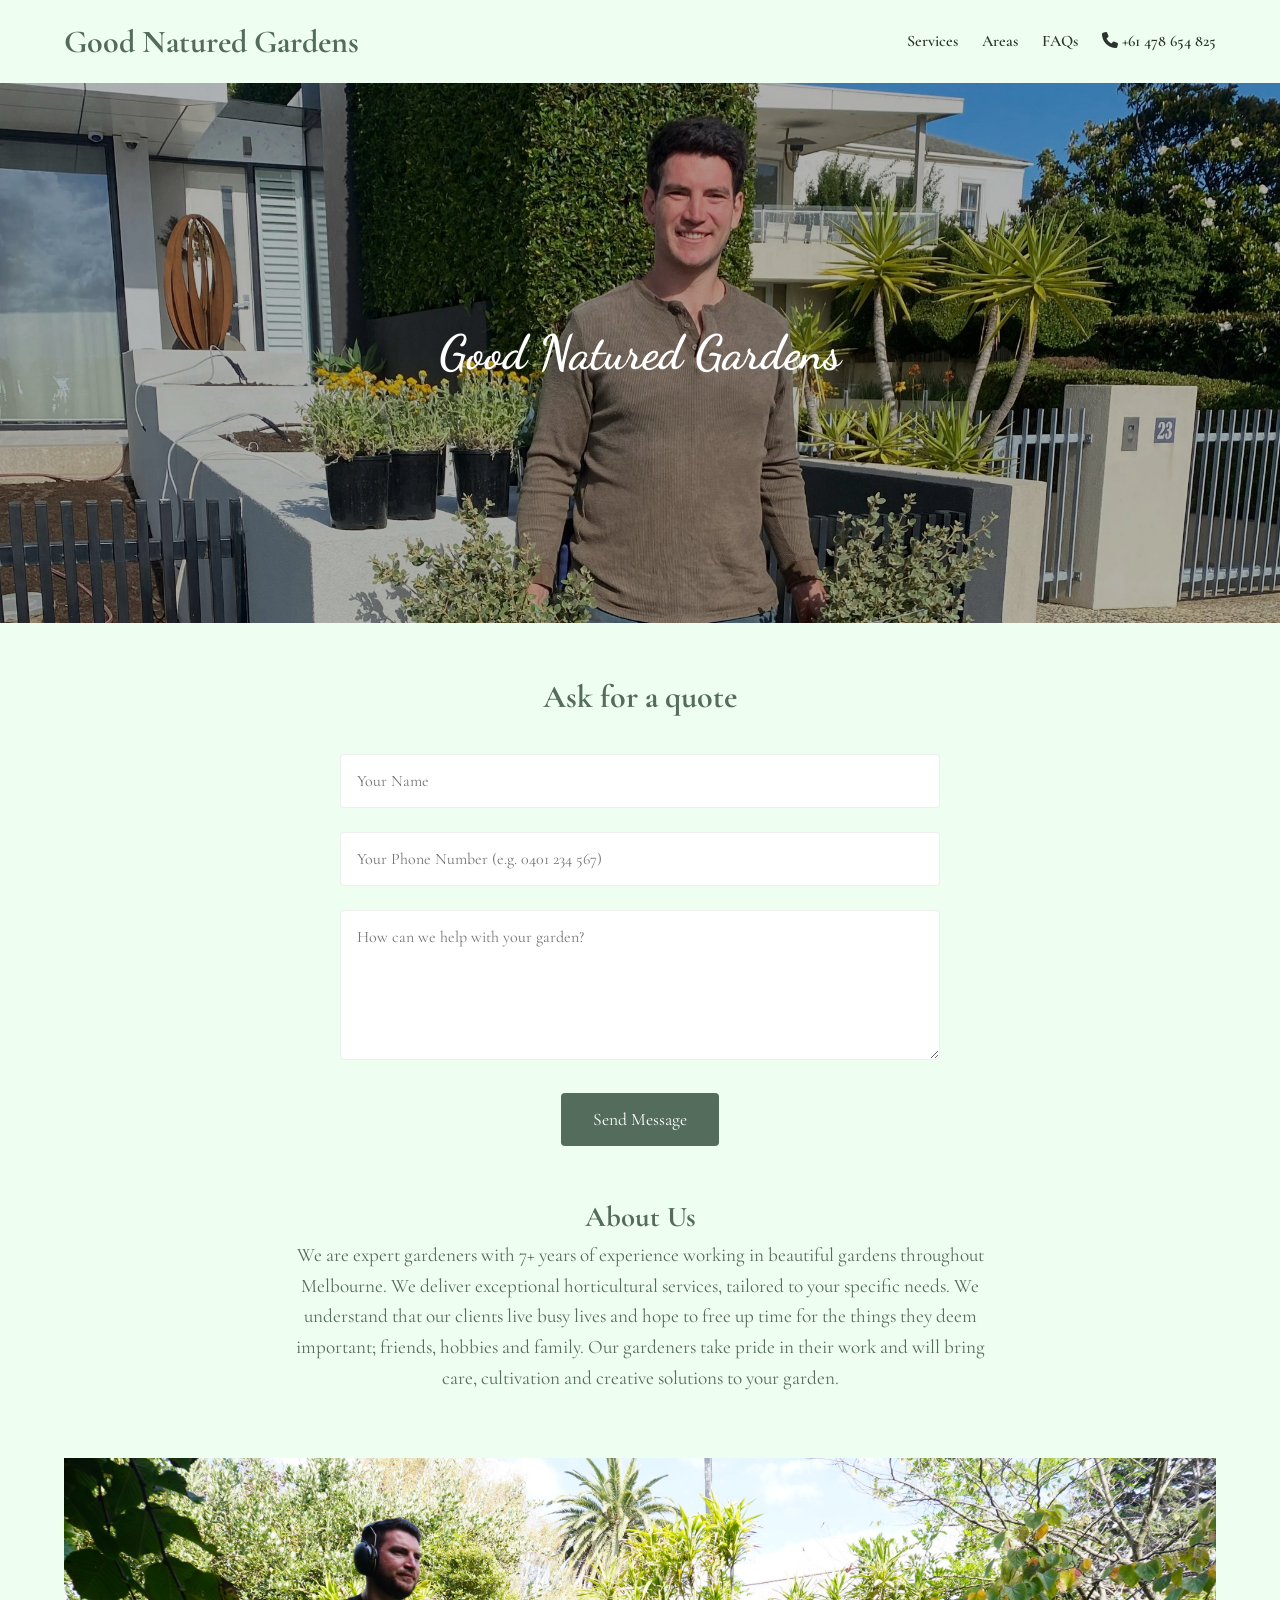
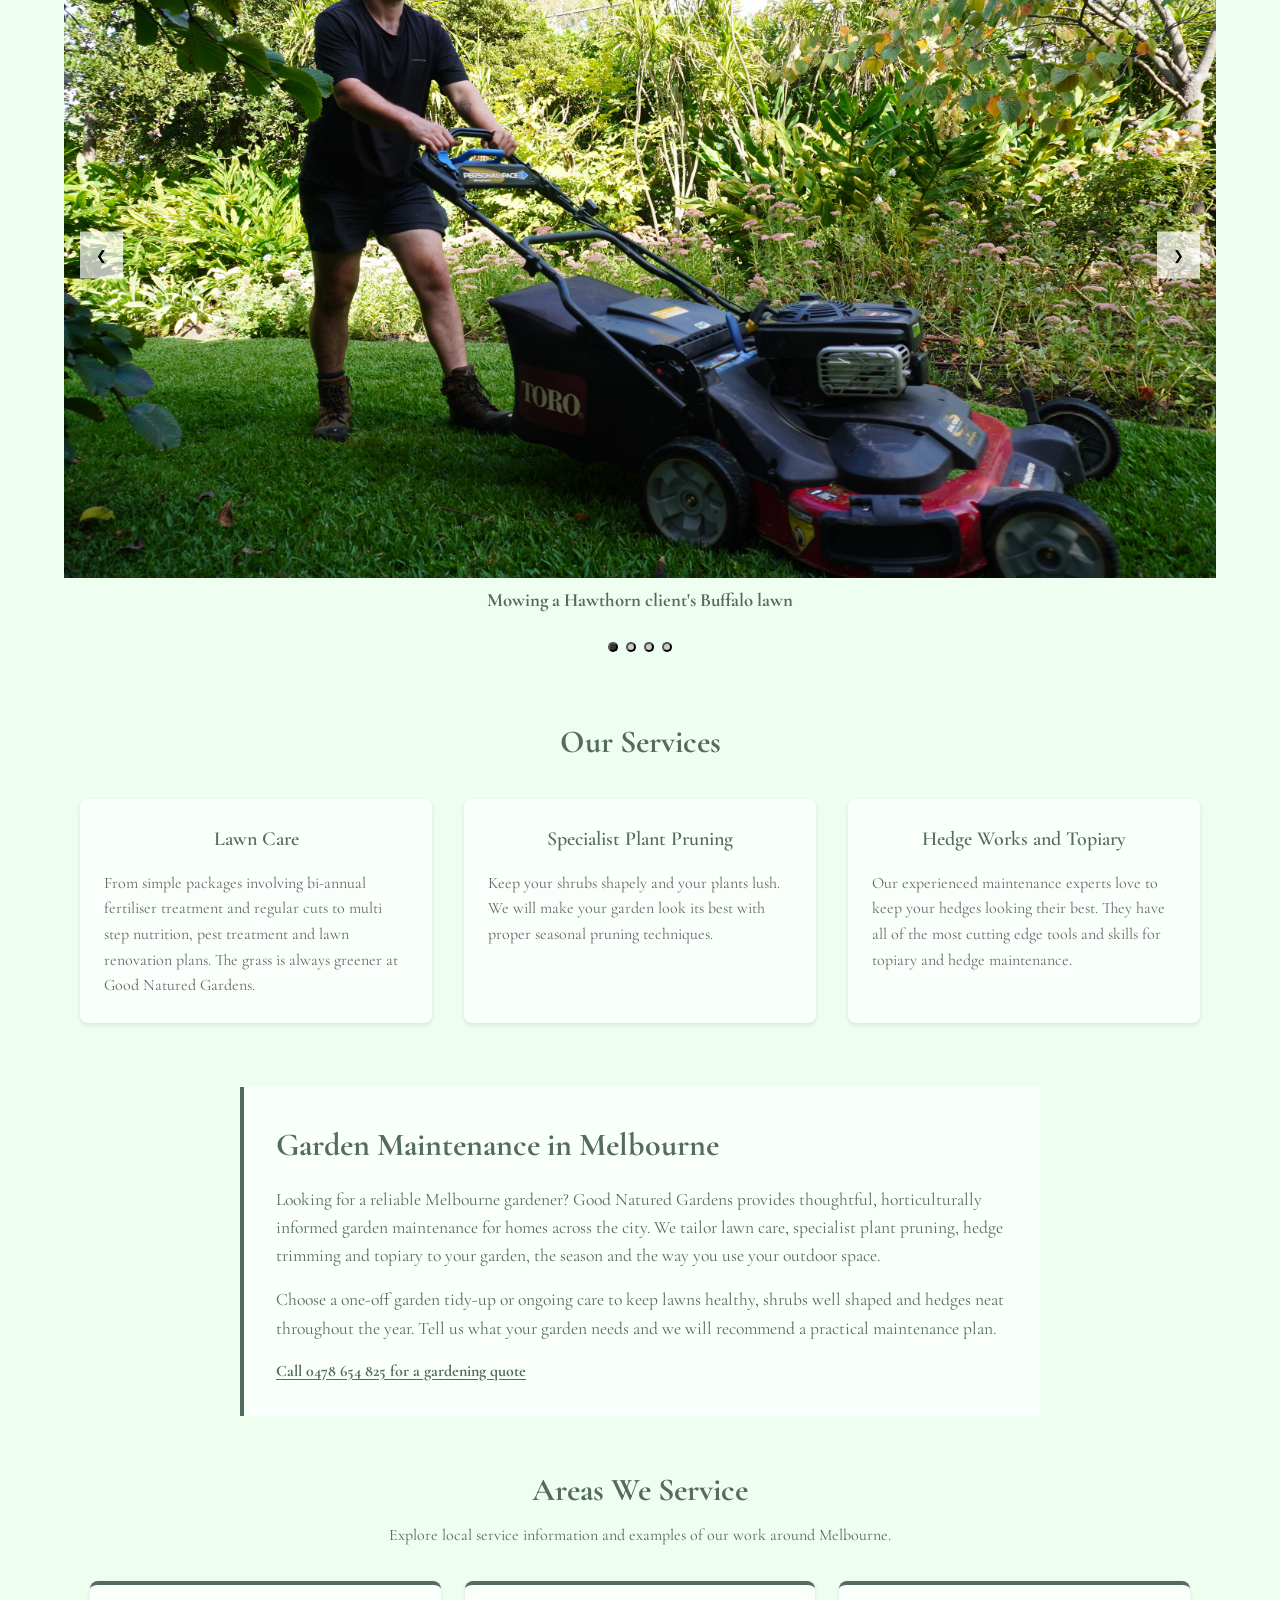
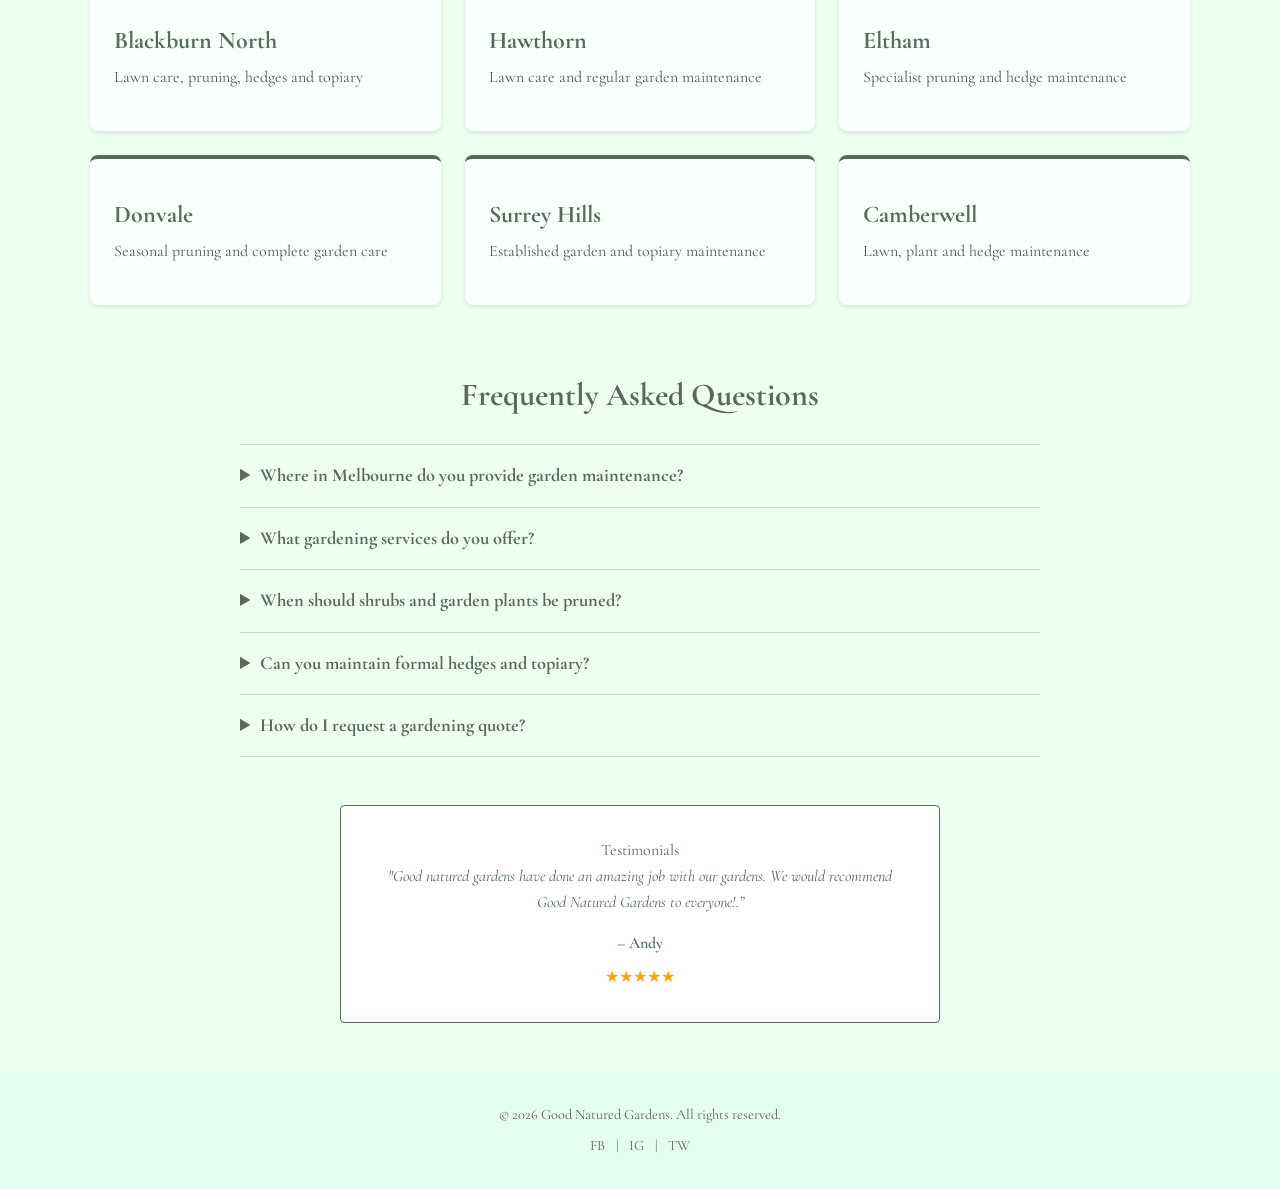
<file: index.html>
<!DOCTYPE html>
<html lang="en">
<head>
  <meta charset="UTF-8" />
  <meta name="viewport" content="width=device-width, initial-scale=1.0"/>
  <title>Garden Maintenance Melbourne | Good Natured Gardens</title>
  <meta name="description" content="Horticulturally informed garden maintenance across Melbourne, including lawn care, specialist plant pruning, hedge trimming and topiary.">
  <link rel="canonical" href="https://www.goodnaturedgardens.com.au/">
  <meta property="og:type" content="website">
  <meta property="og:title" content="Garden Maintenance Melbourne | Good Natured Gardens">
  <meta property="og:description" content="Thoughtful lawn care, specialist plant pruning, hedge trimming and topiary for Melbourne gardens.">
  <meta property="og:url" content="https://www.goodnaturedgardens.com.au/">
  <meta property="og:image" content="https://www.goodnaturedgardens.com.au/assets/main.jpeg">

  <!-- Favicon -->
  <link rel="apple-touch-icon" sizes="180x180" href="favicon_io/apple-touch-icon.png">
  <link rel="icon" type="image/png" sizes="32x32" href="favicon_io/favicon-32x32.png">
  <link rel="icon" type="image/png" sizes="16x16" href="favicon_io/favicon-16x16.png">
  <link rel="manifest" href="favicon_io/site.webmanifest">


  <!-- Google Fonts (Example: Cormorant Garamond for headings, Dancing Script for the tagline) -->
  <link rel="preconnect" href="https://fonts.gstatic.com" crossorigin>
  <link href="https://fonts.googleapis.com/css2?family=Cormorant+Garamond:wght@400;600;700&amp;family=Dancing+Script:wght@400;700&amp;display=swap" rel="stylesheet">
  <link rel="stylesheet" href="https://cdnjs.cloudflare.com/ajax/libs/font-awesome/6.4.0/css/all.min.css">

  <!-- Link to external CSS -->
  <link rel="stylesheet" href="styles.css?v=20260911-2" />

  <script type="application/ld+json">
  {
    "@context": "https://schema.org",
    "@graph": [
      {
        "@type": "LandscapingBusiness",
        "@id": "https://www.goodnaturedgardens.com.au/#business",
        "name": "Good Natured Gardens",
        "url": "https://www.goodnaturedgardens.com.au/",
        "image": "https://www.goodnaturedgardens.com.au/assets/main.jpeg",
        "telephone": "+61 478 654 825",
        "description": "Garden maintenance across Melbourne, including lawn care, specialist plant pruning, hedge trimming and topiary.",
        "areaServed": [
          { "@type": "City", "name": "Melbourne, Victoria" },
          { "@type": "Place", "name": "Blackburn North, Victoria" },
          { "@type": "Place", "name": "Hawthorn, Victoria" },
          { "@type": "Place", "name": "Eltham, Victoria" },
          { "@type": "Place", "name": "Donvale, Victoria" },
          { "@type": "Place", "name": "Surrey Hills, Victoria" },
          { "@type": "Place", "name": "Camberwell, Victoria" }
        ]
      },
      {
        "@type": "FAQPage",
        "@id": "https://www.goodnaturedgardens.com.au/#frequently-asked-questions",
        "mainEntity": [
          {
            "@type": "Question",
            "name": "Where in Melbourne do you provide garden maintenance?",
            "acceptedAnswer": {
              "@type": "Answer",
              "text": "Good Natured Gardens works in gardens across Melbourne, including Blackburn North, Hawthorn, Eltham, Donvale, Surrey Hills and Camberwell. Contact us to confirm availability in your suburb."
            }
          },
          {
            "@type": "Question",
            "name": "What gardening services do you offer?",
            "acceptedAnswer": {
              "@type": "Answer",
              "text": "Services include lawn care, specialist plant pruning, hedge trimming and topiary for Melbourne gardens."
            }
          },
          {
            "@type": "Question",
            "name": "When should shrubs and garden plants be pruned?",
            "acceptedAnswer": {
              "@type": "Answer",
              "text": "The right time depends on the plant species, its flowering cycle and the result you want. Good Natured Gardens uses appropriate seasonal pruning techniques for each plant."
            }
          },
          {
            "@type": "Question",
            "name": "Can you maintain formal hedges and topiary?",
            "acceptedAnswer": {
              "@type": "Answer",
              "text": "Yes. Good Natured Gardens shapes and maintains formal hedges and topiary, including ongoing trimming to keep growth neat and healthy."
            }
          },
          {
            "@type": "Question",
            "name": "How do I request a gardening quote?",
            "acceptedAnswer": {
              "@type": "Answer",
              "text": "Use the quote form on this page or call 0478 654 825 and describe your garden and the work you need."
            }
          }
        ]
      }
    ]
  }
  </script>
</head>
<body>
  <script src="carousel.js"></script>

  <!-- HEADER / NAVIGATION -->
  <header class="main-header">
    <div class="container header-content">
      <div class="logo">
        <h1>Good Natured Gardens</h1>
      </div>
      <nav class="main-nav">
        <ul>
          <li><a href="#services">Services</a></li>
          <li><a href="#areas">Areas</a></li>
          <li><a href="#faq">FAQs</a></li>
          <li><a href="tel:+61478654825"><i class="fas fa-phone" aria-hidden="true"></i> +61 478 654 825</a></li>
        </ul>
      </nav>
    </div>
  </header>

  <!-- HERO SECTION -->
  <section class="hero">
    <div class="hero-overlay"></div>
    <div class="container hero-content">
      <h2 class="tagline">Good Natured Gardens</h2>
    </div>
  </section>

<!-- CONTACT US SECTION -->
<section class="contact-section container">
  <h2>Ask for a quote</h2>
  <div id="contact-form-container">
    <form action="https://docs.google.com/forms/d/e/1FAIpQLSc6qksYbmaIzJcr574QkS426S36W2Coo91_y5abOUYMjcpj-A/formResponse" method="POST" target="_blank" class="contact-form" id="contactForm">
      <div class="form-group">
        <input type="text" name="entry.481188489" id="name" placeholder="Your Name" required>
      </div>
      <div class="form-group">
        <input type="tel" name="entry.1764351878" id="phone" placeholder="Your Phone Number (e.g. 0401 234 567)"
               pattern="^(?:\+?61|0)[2-478](?:[ -]?[0-9]){8}$"
               title="Please enter a valid Australian phone number" required>
      </div>
      <div class="form-group">
        <textarea name="entry.671969665" id="message" placeholder="How can we help with your garden?" required></textarea>
      </div>
      <button type="submit" class="submit-btn" id="submitBtn">
        <span>Send Message</span>
        <span class="spinner hidden"></span>
      </button>
    </form>
  </div>
  <div id="thank-you-message" class="hidden">
    <h3>Thank You!</h3>
    <p>We've received your message and will get back to you soon.</p>
  </div>
</section>
  <!-- INTRO TEXT SECTION -->
  <section class="intro-text container">
    <h2>About Us</h2>
    <p>
      We are expert gardeners with 7+ years of experience working in beautiful gardens throughout Melbourne.
      We deliver exceptional horticultural services, tailored to your specific needs. We understand that our clients 
      live busy lives and hope to free up time for the things they deem important; friends, hobbies and family. 
      Our gardeners take pride in their work and will bring care, cultivation and creative solutions to your garden.
    </p>
  </section>

  <!-- CAROUSEL SECTION -->
  <section class="carousel-section container">
    <div class="carousel">
      <div class="carousel-container">
        <button class="carousel-button prev" aria-label="Previous slide">❮</button>
        <button class="carousel-button next" aria-label="Next slide">❯</button>
        
        <div class="carousel-track">
          <div class="carousel-slide">
            <img src="assets/mowing.JPG" alt="Freshly mown Buffalo lawn in Hawthorn">
            <h3>Mowing a Hawthorn client's Buffalo lawn</h3>
          </div>
          <div class="carousel-slide">
            <img src="assets/hedging-2.JPG" alt="Neatly trimmed hedge in Eltham">
            <h3>Hedge works in Eltham</h3>
          </div>
          <div class="carousel-slide">
            <img src="assets/secateurs.jpg" alt="Detailed plant pruning with secateurs in Eltham">
            <h3>Detailing work with secateurs in Eltham</h3>
          </div>
          <div class="carousel-slide">
            <img src="assets/hedging-1.jpg" alt="Hedge maintenance in Williamstown">
            <h3>Hedge works in Williamstown</h3>
          </div>
        </div>
        <!-- Add more slides as needed based on your assets folder -->

        <div class="carousel-dots"></div>
      </div>
    </div>
  </section>

    <!-- SERVICES SECTION -->
    <section class="services-section container" id="services">
      <h2>Our Services</h2>
      <div class="services-grid">
        <div class="service-item">
          <h4>Lawn Care</h4>
          <p>From simple packages involving bi-annual fertiliser treatment and regular cuts to multi step nutrition, 
            pest treatment and lawn renovation plans. The grass is always greener at Good Natured Gardens.</p>
        </div>
        <div class="service-item">
          <h4>Specialist Plant Pruning</h4>
          <p>Keep your shrubs shapely and your plants lush. We will make your garden look its best with proper seasonal pruning techniques.</p>
        </div>
        <div class="service-item">
          <h4>Hedge Works and Topiary</h4>
          <p>Our experienced maintenance experts love to keep your hedges looking their best.
            They have all of the most cutting edge tools and skills for topiary and hedge maintenance.</p>
        </div>
      </div>
    </section>

  <!-- LOCAL GARDENING SECTION -->
  <section class="location-section container" aria-labelledby="melbourne-heading">
    <h2 id="melbourne-heading">Garden Maintenance in Melbourne</h2>
    <p>
      Looking for a reliable Melbourne gardener? Good Natured Gardens provides thoughtful,
      horticulturally informed garden maintenance for homes across the city. We tailor lawn care, specialist
      plant pruning, hedge trimming and topiary to your garden, the season and the way you use your
      outdoor space.
    </p>
    <p>
      Choose a one-off garden tidy-up or ongoing care to keep lawns healthy, shrubs well shaped and
      hedges neat throughout the year. Tell us what your garden needs and we will recommend a practical
      maintenance plan.
    </p>
    <a class="text-link" href="tel:+61478654825">Call 0478 654 825 for a gardening quote</a>
  </section>

  <!-- SERVICE AREAS SECTION -->
  <section class="service-areas-section container" id="areas" aria-labelledby="areas-heading">
    <h2 id="areas-heading">Areas We Service</h2>
    <p>Explore local service information and examples of our work around Melbourne.</p>
    <nav class="area-links" aria-label="Gardening service areas">
      <a href="areas/blackburn-north/">
        <span>Blackburn North</span>
        <small>Lawn care, pruning, hedges and topiary</small>
      </a>
      <a href="areas/hawthorn/">
        <span>Hawthorn</span>
        <small>Lawn care and regular garden maintenance</small>
      </a>
      <a href="areas/eltham/">
        <span>Eltham</span>
        <small>Specialist pruning and hedge maintenance</small>
      </a>
      <a href="areas/donvale/">
        <span>Donvale</span>
        <small>Seasonal pruning and complete garden care</small>
      </a>
      <a href="areas/surrey-hills/">
        <span>Surrey Hills</span>
        <small>Established garden and topiary maintenance</small>
      </a>
      <a href="areas/camberwell/">
        <span>Camberwell</span>
        <small>Lawn, plant and hedge maintenance</small>
      </a>
    </nav>
  </section>

  <!-- FAQ SECTION -->
  <section class="faq-section container" id="faq" aria-labelledby="faq-heading">
    <h2 id="faq-heading">Frequently Asked Questions</h2>
    <div class="faq-list">
      <details>
        <summary>Where in Melbourne do you provide garden maintenance?</summary>
        <p>We work in gardens across Melbourne, including Blackburn North, Hawthorn, Eltham, Donvale, Surrey Hills and Camberwell. Contact us to confirm availability in your suburb.</p>
      </details>
      <details>
        <summary>What gardening services do you offer?</summary>
        <p>Our services include lawn care, specialist plant pruning, hedge trimming and topiary for Melbourne gardens.</p>
      </details>
      <details>
        <summary>When should shrubs and garden plants be pruned?</summary>
        <p>The right time depends on the plant species, its flowering cycle and the result you want. We use appropriate seasonal pruning techniques for each plant.</p>
      </details>
      <details>
        <summary>Can you maintain formal hedges and topiary?</summary>
        <p>Yes. We shape and maintain formal hedges and topiary, including ongoing trimming to keep growth neat and healthy.</p>
      </details>
      <details>
        <summary>How do I request a gardening quote?</summary>
        <p>Use the quote form on this page or call <a href="tel:+61478654825">0478 654 825</a> and tell us about your garden and the work you need.</p>
      </details>
    </div>
  </section>

  <!-- TESTIMONIAL SECTION -->
  <section class="testimonial-section container">
    <div class="testimonial-card">
      <p>Testimonials</p>
      <blockquote>
        "Good natured gardens have done an amazing job with our gardens. We would recommend Good Natured Gardens to everyone!.”
      </blockquote>
      <div class="testimonial-author">– Andy</div>
      <div class="testimonial-rating">
        ★★★★★
      </div>
    </div>
  </section>  
  <!-- FOOTER -->
  <footer class="main-footer">
    <div class="container footer-content">
      <p>© 2026 Good Natured Gardens. All rights reserved.</p>
      <div class="social-links">
        <!-- Placeholder for social icons/links -->
        <a href="#">FB</a> | <a href="#">IG</a> | <a href="#">TW</a>
      </div>
    </div>
  </footer>

<script>
  document.addEventListener("DOMContentLoaded", function() {
    const contactForm = document.getElementById("contactForm");
    const thankYouMessage = document.getElementById("thank-you-message");
    const formContainer = document.getElementById("contact-form-container");
    const submitBtn = document.getElementById("submitBtn");
    const spinner = submitBtn.querySelector(".spinner");
    const phoneInput = document.getElementById("phone");

    // Phone number validation
    phoneInput.addEventListener("input", function(e) {
      const phoneNumber = e.target.value.replace(/\s+/g, "");

      // Basic Australian phone number validation
      const isValid = /^(?:\+?61|0)[2-478](?:[0-9]){8}$/.test(phoneNumber.replace(/-/g, ""));

      if (isValid || phoneNumber === "") {
        phoneInput.setCustomValidity("");
      } else {
        phoneInput.setCustomValidity("Please enter a valid Australian phone number");
      }
    });

    contactForm.addEventListener("submit", function(e) {
      e.preventDefault(); // Prevent the default form submission

      // Show loading spinner
      submitBtn.disabled = true;
      spinner.classList.remove("hidden");

      // Get form data
      const formData = new FormData(contactForm);

      // Submit form data using fetch API
      fetch(contactForm.action, {
        method: "POST",
        body: formData,
        mode: "no-cors" // Required for Google Forms
      })
      .then(() => {
        // Hide form and show thank you message
        formContainer.style.display = "none";
        thankYouMessage.classList.remove("hidden");

        // Reset form for future use
        contactForm.reset();
      })
      .catch(error => {
        console.error("Error submitting form:", error);
        alert("There was an error submitting your message. Please try again later.");
      })
      .finally(() => {
        // Hide spinner
        submitBtn.disabled = false;
        spinner.classList.add("hidden");
      });
    });
  });
</script>
</body>
</html>
</file>
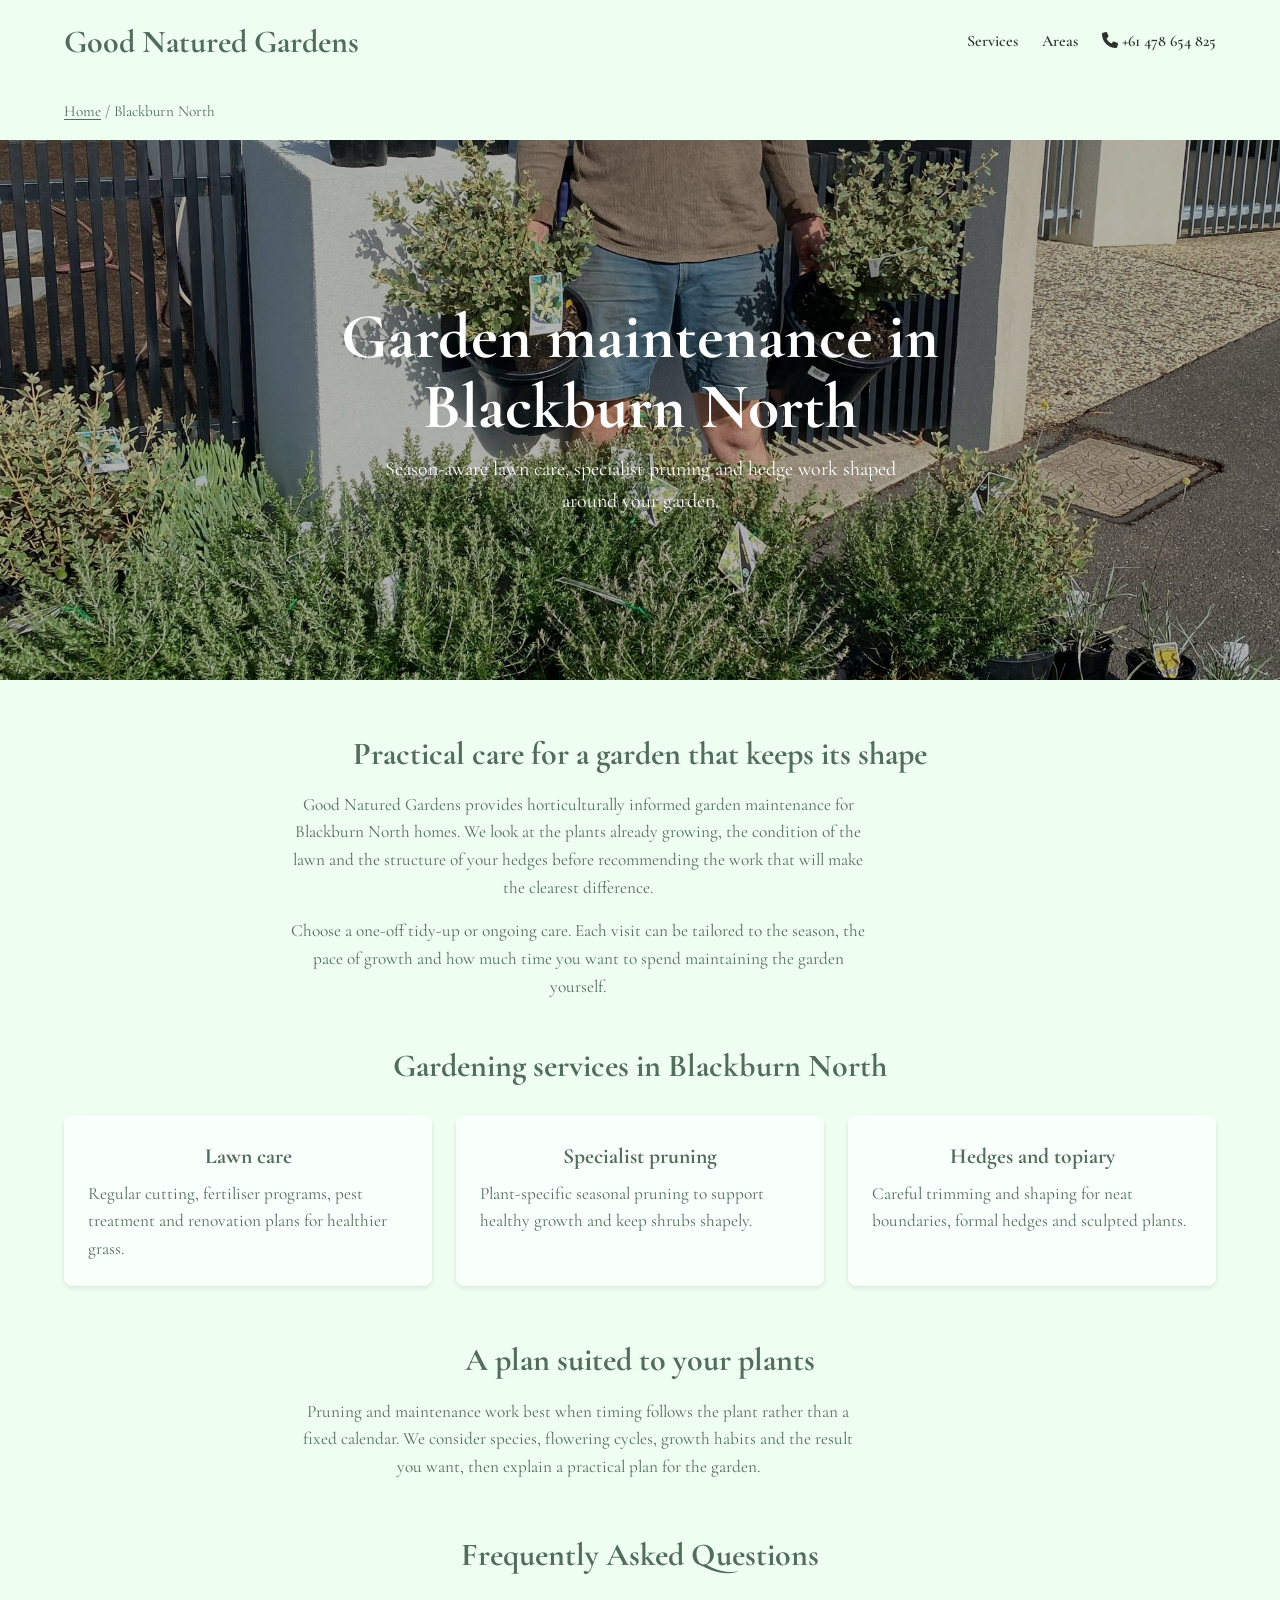
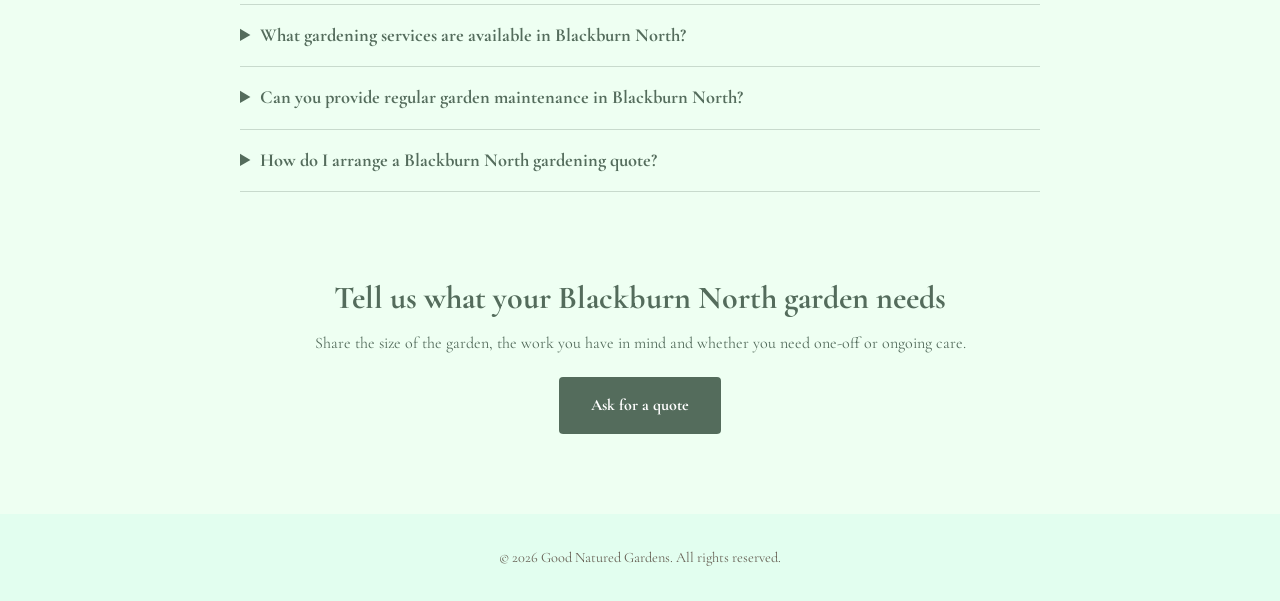
<file: areas/blackburn-north/index.html>
<!DOCTYPE html>
<html lang="en">
<head>
  <meta charset="UTF-8">
  <meta name="viewport" content="width=device-width, initial-scale=1.0">
  <title>Gardener Blackburn North | Good Natured Gardens</title>
  <meta name="description" content="Garden maintenance in Blackburn North, including lawn care, seasonal plant pruning, hedge trimming and topiary. Request a tailored gardening quote.">
  <link rel="canonical" href="https://www.goodnaturedgardens.com.au/areas/blackburn-north/">
  <meta property="og:type" content="website">
  <meta property="og:title" content="Gardener Blackburn North | Good Natured Gardens">
  <meta property="og:description" content="Thoughtful lawn care, specialist pruning and hedge maintenance in Blackburn North.">
  <meta property="og:url" content="https://www.goodnaturedgardens.com.au/areas/blackburn-north/">
  <meta property="og:image" content="https://www.goodnaturedgardens.com.au/assets/main.jpeg">
  <link rel="apple-touch-icon" sizes="180x180" href="../../favicon_io/apple-touch-icon.png">
  <link rel="icon" type="image/png" sizes="32x32" href="../../favicon_io/favicon-32x32.png">
  <link rel="preconnect" href="https://fonts.gstatic.com" crossorigin>
  <link href="https://fonts.googleapis.com/css2?family=Cormorant+Garamond:wght@400;600;700&amp;family=Dancing+Script:wght@400;700&amp;display=swap" rel="stylesheet">
  <link rel="stylesheet" href="https://cdnjs.cloudflare.com/ajax/libs/font-awesome/6.4.0/css/all.min.css">
  <link rel="stylesheet" href="../../styles.css?v=20260911-2">
  <script type="application/ld+json">
  {
    "@context": "https://schema.org",
    "@graph": [
      {
        "@type": "WebPage",
        "@id": "https://www.goodnaturedgardens.com.au/areas/blackburn-north/#page",
        "url": "https://www.goodnaturedgardens.com.au/areas/blackburn-north/",
        "name": "Gardener Blackburn North",
        "description": "Garden maintenance in Blackburn North, including lawn care, seasonal plant pruning, hedge trimming and topiary."
      },
      {
        "@type": "Service",
        "name": "Garden maintenance in Blackburn North",
        "provider": { "@id": "https://www.goodnaturedgardens.com.au/#business" },
        "areaServed": { "@type": "Place", "name": "Blackburn North, Victoria" },
        "serviceType": ["Lawn care", "Specialist plant pruning", "Hedge trimming", "Topiary"]
      },
      {
        "@type": "FAQPage",
        "mainEntity": [
          {
            "@type": "Question",
            "name": "What gardening services are available in Blackburn North?",
            "acceptedAnswer": { "@type": "Answer", "text": "Good Natured Gardens provides lawn care, specialist plant pruning, hedge trimming and topiary in Blackburn North." }
          },
          {
            "@type": "Question",
            "name": "Can you provide regular garden maintenance in Blackburn North?",
            "acceptedAnswer": { "@type": "Answer", "text": "Yes. Garden care can be planned as ongoing maintenance or a one-off visit, depending on the work required and current availability." }
          },
          {
            "@type": "Question",
            "name": "How do I arrange a Blackburn North gardening quote?",
            "acceptedAnswer": { "@type": "Answer", "text": "Call 0478 654 825 or use the quote form on the Good Natured Gardens homepage and describe your garden and the work you need." }
          }
        ]
      }
    ]
  }
  </script>
</head>
<body class="area-page">
  <header class="main-header">
    <div class="container header-content">
      <div class="logo"><a class="site-name" href="../../">Good Natured Gardens</a></div>
      <nav class="main-nav" aria-label="Main navigation">
        <ul>
          <li><a href="../../#services">Services</a></li>
          <li><a href="../../#areas">Areas</a></li>
          <li><a href="tel:+61478654825"><i class="fas fa-phone" aria-hidden="true"></i> +61 478 654 825</a></li>
        </ul>
      </nav>
    </div>
  </header>
  <nav class="breadcrumb container" aria-label="Breadcrumb"><a href="../../">Home</a> / Blackburn North</nav>
  <main>
    <section class="area-hero blackburn-north-hero">
      <div class="container area-hero-content">
        <h1>Garden maintenance in Blackburn North</h1>
        <p>Season-aware lawn care, specialist pruning and hedge work shaped around your garden.</p>
      </div>
    </section>
    <div class="area-content container">
      <section aria-labelledby="blackburn-care-heading">
        <h2 id="blackburn-care-heading">Practical care for a garden that keeps its shape</h2>
        <p>Good Natured Gardens provides horticulturally informed garden maintenance for Blackburn North homes. We look at the plants already growing, the condition of the lawn and the structure of your hedges before recommending the work that will make the clearest difference.</p>
        <p>Choose a one-off tidy-up or ongoing care. Each visit can be tailored to the season, the pace of growth and how much time you want to spend maintaining the garden yourself.</p>
      </section>
      <section aria-labelledby="blackburn-services-heading">
        <h2 id="blackburn-services-heading">Gardening services in Blackburn North</h2>
        <div class="local-services">
          <article><h3>Lawn care</h3><p>Regular cutting, fertiliser programs, pest treatment and renovation plans for healthier grass.</p></article>
          <article><h3>Specialist pruning</h3><p>Plant-specific seasonal pruning to support healthy growth and keep shrubs shapely.</p></article>
          <article><h3>Hedges and topiary</h3><p>Careful trimming and shaping for neat boundaries, formal hedges and sculpted plants.</p></article>
        </div>
      </section>
      <section aria-labelledby="blackburn-approach-heading">
        <h2 id="blackburn-approach-heading">A plan suited to your plants</h2>
        <p>Pruning and maintenance work best when timing follows the plant rather than a fixed calendar. We consider species, flowering cycles, growth habits and the result you want, then explain a practical plan for the garden.</p>
      </section>
    </div>
    <section class="faq-section container" aria-labelledby="faq-heading">
      <h2 id="faq-heading">Frequently Asked Questions</h2>
      <div class="faq-list">
        <details><summary>What gardening services are available in Blackburn North?</summary><p>We provide lawn care, specialist plant pruning, hedge trimming and topiary in Blackburn North.</p></details>
        <details><summary>Can you provide regular garden maintenance in Blackburn North?</summary><p>Yes. Garden care can be planned as ongoing maintenance or a one-off visit, depending on the work required and current availability.</p></details>
        <details><summary>How do I arrange a Blackburn North gardening quote?</summary><p>Call <a href="tel:+61478654825">0478 654 825</a> or use the quote form on our <a href="../../#contactForm">homepage</a> and describe the work you need.</p></details>
      </div>
    </section>
    <section class="quote-band container">
      <h2>Tell us what your Blackburn North garden needs</h2>
      <p>Share the size of the garden, the work you have in mind and whether you need one-off or ongoing care.</p>
      <a class="button-link" href="../../#contactForm">Ask for a quote</a>
    </section>
  </main>
  <footer class="main-footer"><div class="container footer-content"><p>© 2026 Good Natured Gardens. All rights reserved.</p></div></footer>
</body>
</html>
</file>
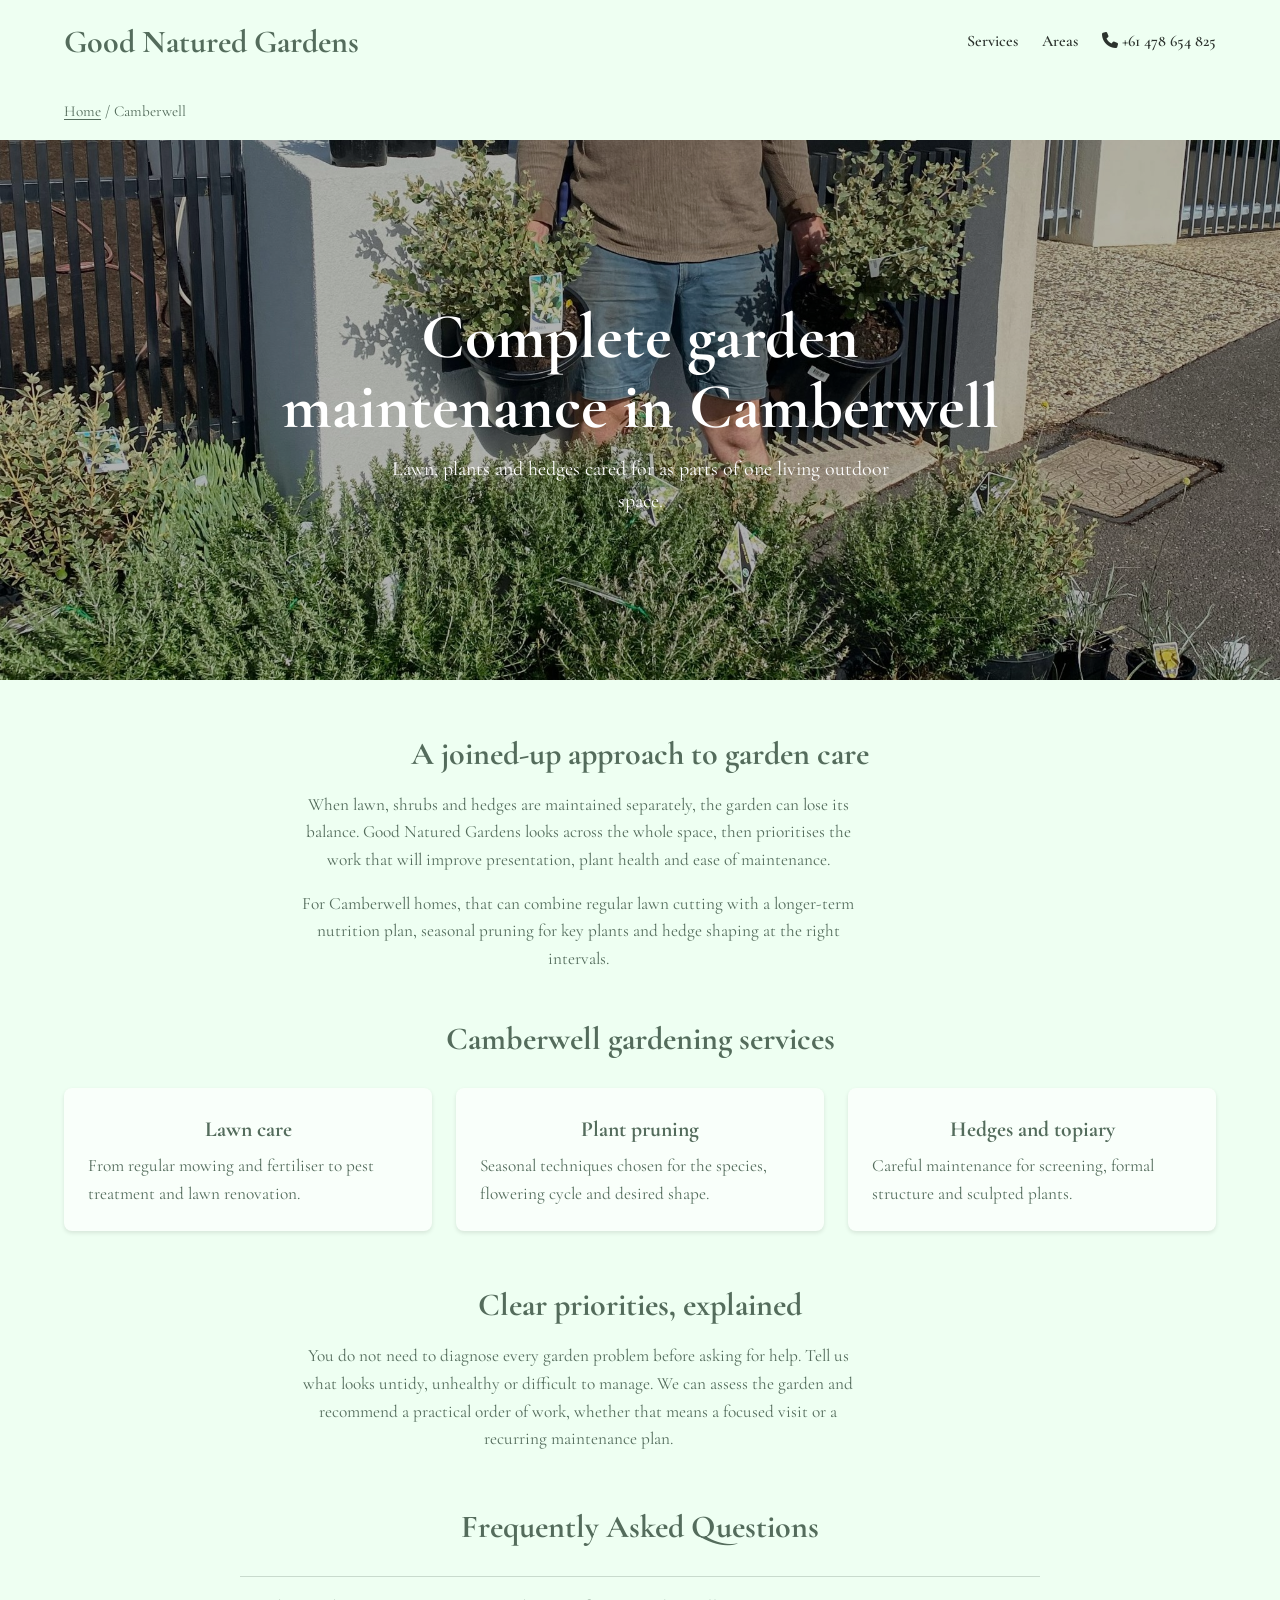
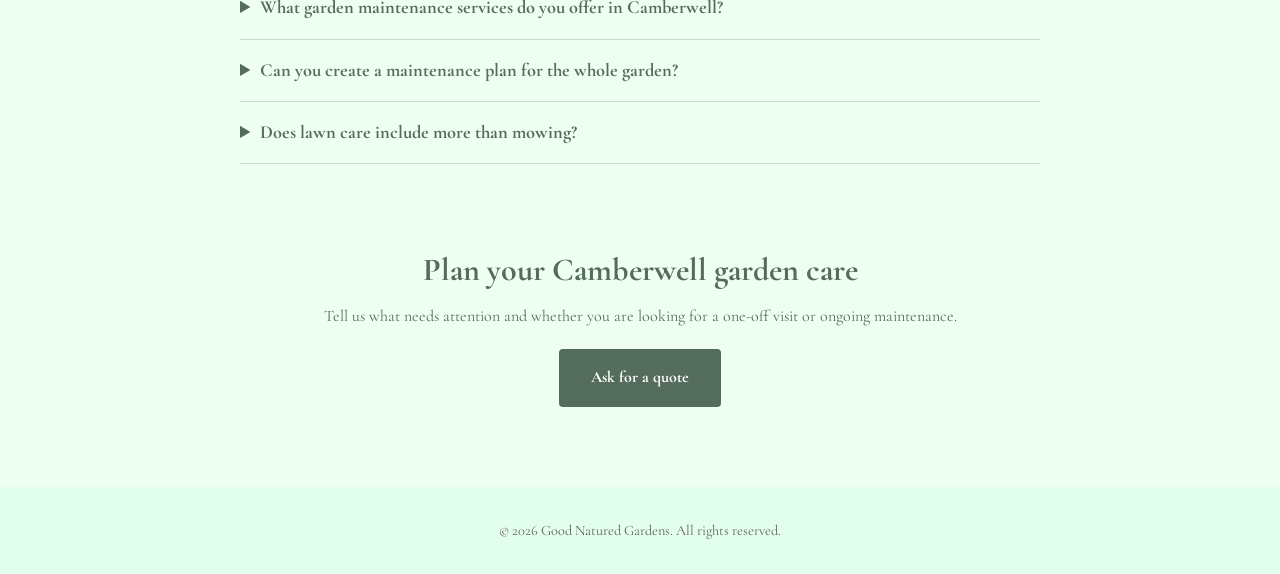
<file: areas/camberwell/index.html>
<!DOCTYPE html>
<html lang="en">
<head>
  <meta charset="UTF-8">
  <meta name="viewport" content="width=device-width, initial-scale=1.0">
  <title>Gardener Camberwell | Lawn, Plant &amp; Hedge Care</title>
  <meta name="description" content="Complete garden maintenance in Camberwell, combining lawn care, specialist pruning, hedge shaping and topiary in a practical plan.">
  <link rel="canonical" href="https://www.goodnaturedgardens.com.au/areas/camberwell/">
  <meta property="og:type" content="website">
  <meta property="og:title" content="Gardener Camberwell | Good Natured Gardens">
  <meta property="og:description" content="Coordinated lawn, plant and hedge maintenance for Camberwell gardens.">
  <meta property="og:url" content="https://www.goodnaturedgardens.com.au/areas/camberwell/">
  <meta property="og:image" content="https://www.goodnaturedgardens.com.au/assets/main.jpeg">
  <link rel="apple-touch-icon" sizes="180x180" href="../../favicon_io/apple-touch-icon.png">
  <link rel="icon" type="image/png" sizes="32x32" href="../../favicon_io/favicon-32x32.png">
  <link rel="preconnect" href="https://fonts.gstatic.com" crossorigin>
  <link href="https://fonts.googleapis.com/css2?family=Cormorant+Garamond:wght@400;600;700&amp;family=Dancing+Script:wght@400;700&amp;display=swap" rel="stylesheet">
  <link rel="stylesheet" href="https://cdnjs.cloudflare.com/ajax/libs/font-awesome/6.4.0/css/all.min.css">
  <link rel="stylesheet" href="../../styles.css?v=20260911-2">
  <script type="application/ld+json">
  {
    "@context": "https://schema.org",
    "@graph": [
      { "@type": "WebPage", "@id": "https://www.goodnaturedgardens.com.au/areas/camberwell/#page", "url": "https://www.goodnaturedgardens.com.au/areas/camberwell/", "name": "Gardener Camberwell", "description": "Complete lawn, plant and hedge maintenance in Camberwell." },
      { "@type": "Service", "name": "Garden maintenance in Camberwell", "provider": { "@id": "https://www.goodnaturedgardens.com.au/#business" }, "areaServed": { "@type": "Place", "name": "Camberwell, Victoria" }, "serviceType": ["Lawn care", "Specialist plant pruning", "Hedge shaping", "Topiary"] },
      { "@type": "FAQPage", "mainEntity": [
        { "@type": "Question", "name": "What garden maintenance services do you offer in Camberwell?", "acceptedAnswer": { "@type": "Answer", "text": "Good Natured Gardens provides lawn care, specialist plant pruning, hedge shaping and topiary in Camberwell." } },
        { "@type": "Question", "name": "Can you create a maintenance plan for the whole garden?", "acceptedAnswer": { "@type": "Answer", "text": "Yes. Good Natured Gardens can coordinate lawn, plant and hedge care around seasonal priorities and the condition of the garden." } },
        { "@type": "Question", "name": "Does lawn care include more than mowing?", "acceptedAnswer": { "@type": "Answer", "text": "Yes. Depending on the lawn, care can include fertiliser, nutrition, pest treatment and renovation as well as regular cutting." } }
      ] }
    ]
  }
  </script>
</head>
<body class="area-page">
  <header class="main-header"><div class="container header-content"><div class="logo"><a class="site-name" href="../../">Good Natured Gardens</a></div><nav class="main-nav" aria-label="Main navigation"><ul><li><a href="../../#services">Services</a></li><li><a href="../../#areas">Areas</a></li><li><a href="tel:+61478654825"><i class="fas fa-phone" aria-hidden="true"></i> +61 478 654 825</a></li></ul></nav></div></header>
  <nav class="breadcrumb container" aria-label="Breadcrumb"><a href="../../">Home</a> / Camberwell</nav>
  <main>
    <section class="area-hero camberwell-hero"><div class="container area-hero-content"><h1>Complete garden maintenance in Camberwell</h1><p>Lawn, plants and hedges cared for as parts of one living outdoor space.</p></div></section>
    <div class="area-content container">
      <section aria-labelledby="camberwell-care-heading"><h2 id="camberwell-care-heading">A joined-up approach to garden care</h2><p>When lawn, shrubs and hedges are maintained separately, the garden can lose its balance. Good Natured Gardens looks across the whole space, then prioritises the work that will improve presentation, plant health and ease of maintenance.</p><p>For Camberwell homes, that can combine regular lawn cutting with a longer-term nutrition plan, seasonal pruning for key plants and hedge shaping at the right intervals.</p></section>
      <section aria-labelledby="camberwell-services-heading"><h2 id="camberwell-services-heading">Camberwell gardening services</h2><div class="local-services"><article><h3>Lawn care</h3><p>From regular mowing and fertiliser to pest treatment and lawn renovation.</p></article><article><h3>Plant pruning</h3><p>Seasonal techniques chosen for the species, flowering cycle and desired shape.</p></article><article><h3>Hedges and topiary</h3><p>Careful maintenance for screening, formal structure and sculpted plants.</p></article></div></section>
      <section aria-labelledby="camberwell-priority-heading"><h2 id="camberwell-priority-heading">Clear priorities, explained</h2><p>You do not need to diagnose every garden problem before asking for help. Tell us what looks untidy, unhealthy or difficult to manage. We can assess the garden and recommend a practical order of work, whether that means a focused visit or a recurring maintenance plan.</p></section>
    </div>
    <section class="faq-section container" aria-labelledby="faq-heading"><h2 id="faq-heading">Frequently Asked Questions</h2><div class="faq-list"><details><summary>What garden maintenance services do you offer in Camberwell?</summary><p>We provide lawn care, specialist plant pruning, hedge shaping and topiary in Camberwell.</p></details><details><summary>Can you create a maintenance plan for the whole garden?</summary><p>Yes. We can coordinate lawn, plant and hedge care around seasonal priorities and the condition of your garden.</p></details><details><summary>Does lawn care include more than mowing?</summary><p>Yes. Depending on the lawn, care can include fertiliser, nutrition, pest treatment and renovation as well as regular cutting.</p></details></div></section>
    <section class="quote-band container"><h2>Plan your Camberwell garden care</h2><p>Tell us what needs attention and whether you are looking for a one-off visit or ongoing maintenance.</p><a class="button-link" href="../../#contactForm">Ask for a quote</a></section>
  </main>
  <footer class="main-footer"><div class="container footer-content"><p>© 2026 Good Natured Gardens. All rights reserved.</p></div></footer>
</body>
</html>
</file>
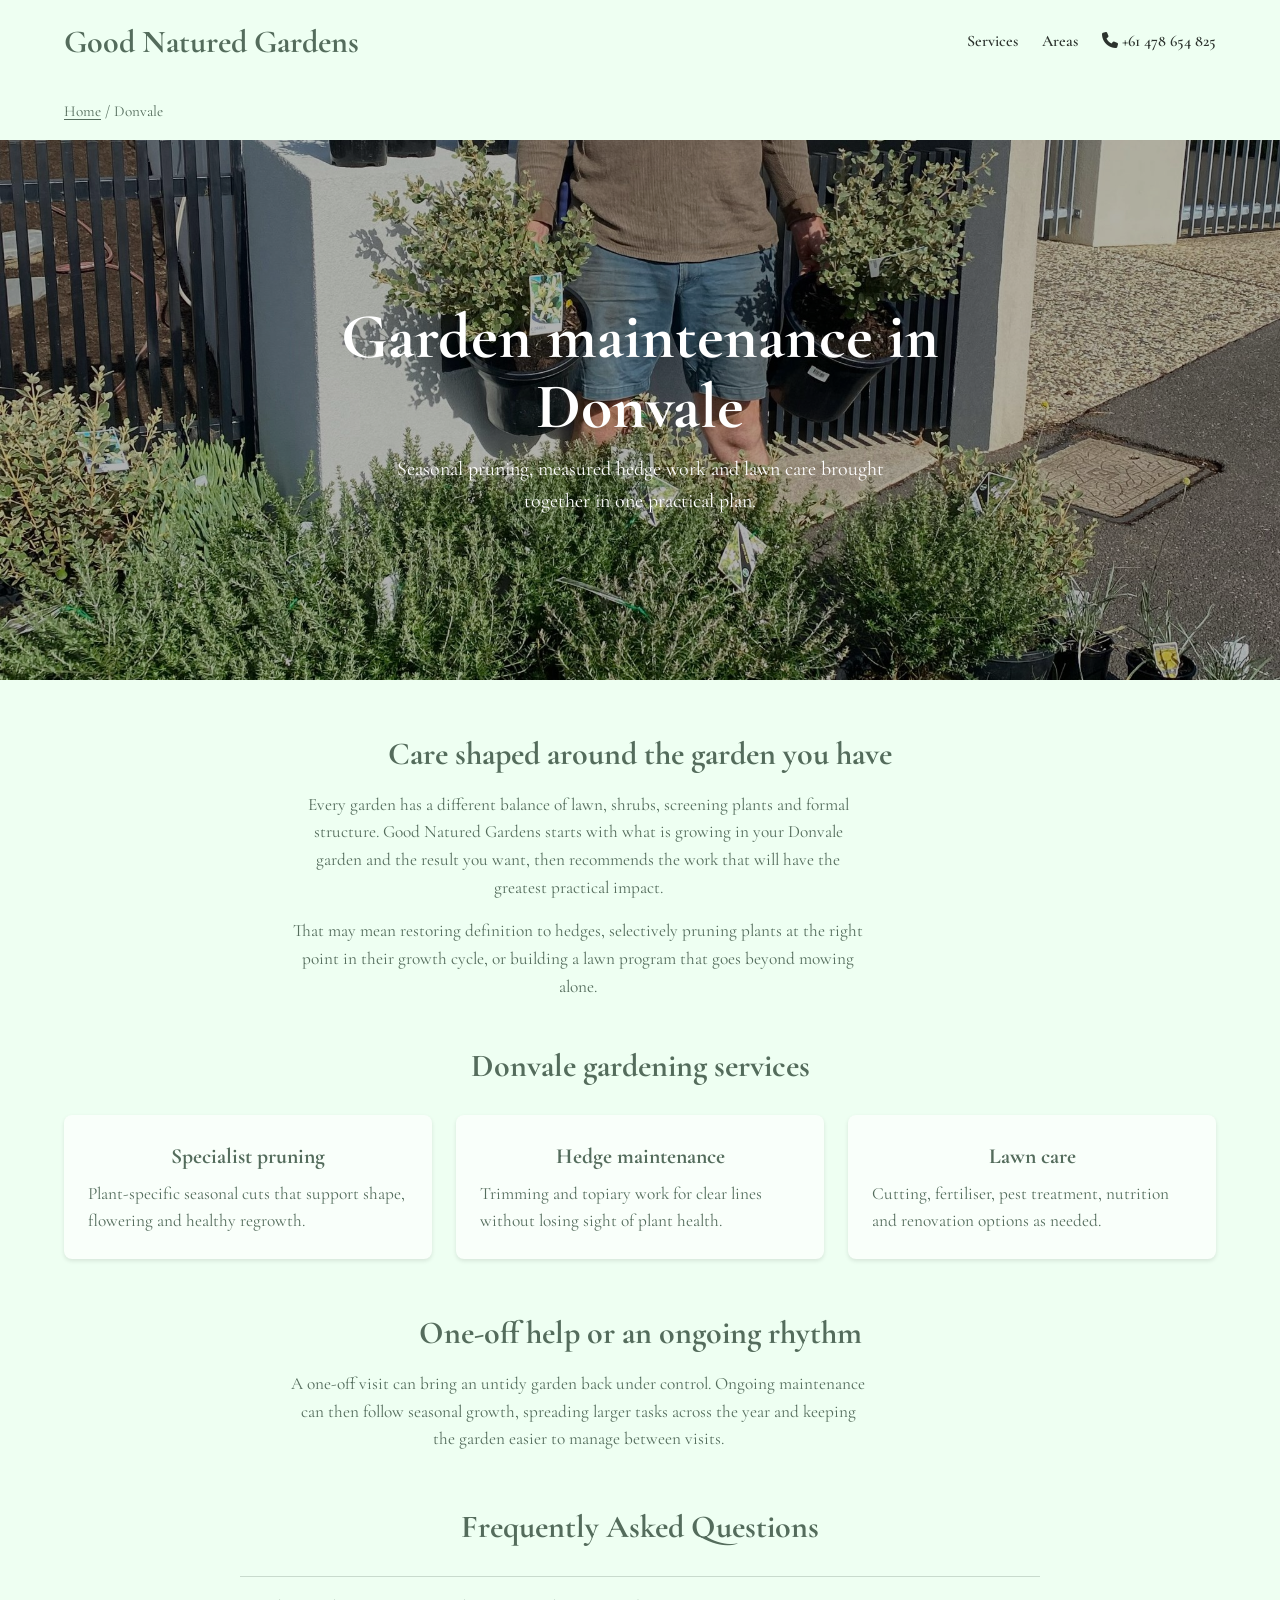
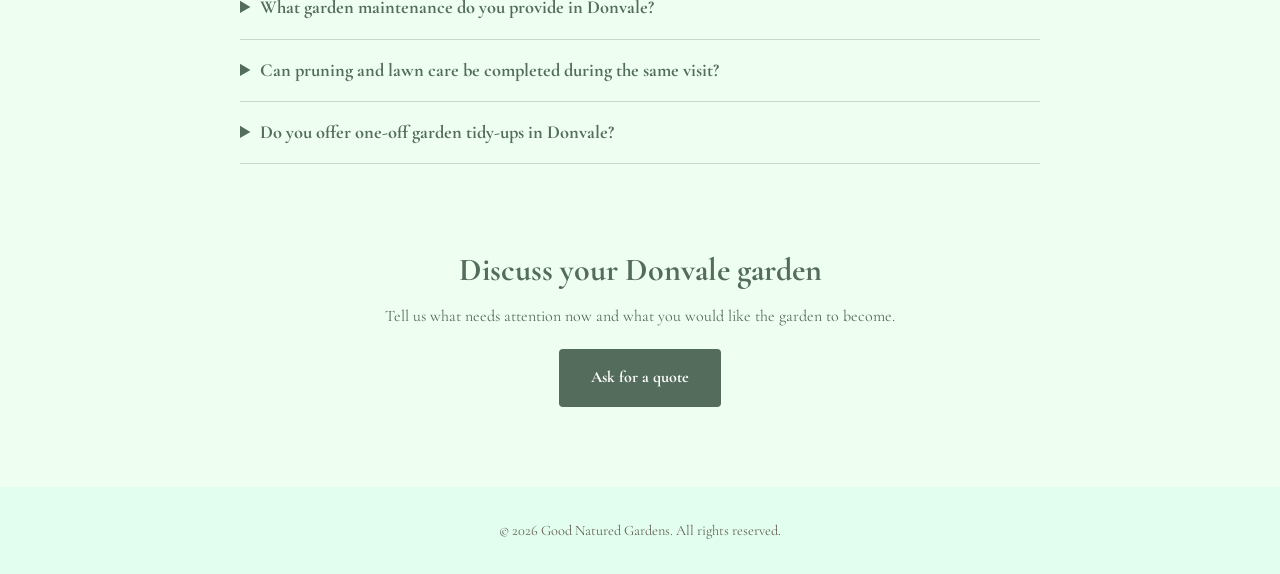
<file: areas/donvale/index.html>
<!DOCTYPE html>
<html lang="en">
<head>
  <meta charset="UTF-8">
  <meta name="viewport" content="width=device-width, initial-scale=1.0">
  <title>Gardener Donvale | Pruning, Hedges &amp; Lawn Care</title>
  <meta name="description" content="Garden maintenance in Donvale, including specialist plant pruning, hedge trimming, topiary and tailored lawn care. Request a gardening quote.">
  <link rel="canonical" href="https://www.goodnaturedgardens.com.au/areas/donvale/">
  <meta property="og:type" content="website">
  <meta property="og:title" content="Gardener Donvale | Good Natured Gardens">
  <meta property="og:description" content="Season-aware pruning, lawn care and hedge maintenance for Donvale gardens.">
  <meta property="og:url" content="https://www.goodnaturedgardens.com.au/areas/donvale/">
  <meta property="og:image" content="https://www.goodnaturedgardens.com.au/assets/main.jpeg">
  <link rel="apple-touch-icon" sizes="180x180" href="../../favicon_io/apple-touch-icon.png">
  <link rel="icon" type="image/png" sizes="32x32" href="../../favicon_io/favicon-32x32.png">
  <link rel="preconnect" href="https://fonts.gstatic.com" crossorigin>
  <link href="https://fonts.googleapis.com/css2?family=Cormorant+Garamond:wght@400;600;700&amp;family=Dancing+Script:wght@400;700&amp;display=swap" rel="stylesheet">
  <link rel="stylesheet" href="https://cdnjs.cloudflare.com/ajax/libs/font-awesome/6.4.0/css/all.min.css">
  <link rel="stylesheet" href="../../styles.css?v=20260911-2">
  <script type="application/ld+json">
  {
    "@context": "https://schema.org",
    "@graph": [
      { "@type": "WebPage", "@id": "https://www.goodnaturedgardens.com.au/areas/donvale/#page", "url": "https://www.goodnaturedgardens.com.au/areas/donvale/", "name": "Gardener Donvale", "description": "Specialist plant pruning, hedge trimming, lawn care and garden maintenance in Donvale." },
      { "@type": "Service", "name": "Garden maintenance in Donvale", "provider": { "@id": "https://www.goodnaturedgardens.com.au/#business" }, "areaServed": { "@type": "Place", "name": "Donvale, Victoria" }, "serviceType": ["Specialist plant pruning", "Hedge trimming", "Lawn care", "Garden maintenance"] },
      { "@type": "FAQPage", "mainEntity": [
        { "@type": "Question", "name": "What garden maintenance do you provide in Donvale?", "acceptedAnswer": { "@type": "Answer", "text": "Good Natured Gardens provides lawn care, specialist plant pruning, hedge trimming and topiary in Donvale." } },
        { "@type": "Question", "name": "Can pruning and lawn care be completed during the same visit?", "acceptedAnswer": { "@type": "Answer", "text": "Yes. Where practical, lawn care, pruning and hedge work can be coordinated as part of one maintenance plan." } },
        { "@type": "Question", "name": "Do you offer one-off garden tidy-ups in Donvale?", "acceptedAnswer": { "@type": "Answer", "text": "Yes. One-off work and ongoing maintenance may be available depending on the garden, the work required and scheduling." } }
      ] }
    ]
  }
  </script>
</head>
<body class="area-page">
  <header class="main-header"><div class="container header-content"><div class="logo"><a class="site-name" href="../../">Good Natured Gardens</a></div><nav class="main-nav" aria-label="Main navigation"><ul><li><a href="../../#services">Services</a></li><li><a href="../../#areas">Areas</a></li><li><a href="tel:+61478654825"><i class="fas fa-phone" aria-hidden="true"></i> +61 478 654 825</a></li></ul></nav></div></header>
  <nav class="breadcrumb container" aria-label="Breadcrumb"><a href="../../">Home</a> / Donvale</nav>
  <main>
    <section class="area-hero donvale-hero"><div class="container area-hero-content"><h1>Garden maintenance in Donvale</h1><p>Seasonal pruning, measured hedge work and lawn care brought together in one practical plan.</p></div></section>
    <div class="area-content container">
      <section aria-labelledby="donvale-care-heading"><h2 id="donvale-care-heading">Care shaped around the garden you have</h2><p>Every garden has a different balance of lawn, shrubs, screening plants and formal structure. Good Natured Gardens starts with what is growing in your Donvale garden and the result you want, then recommends the work that will have the greatest practical impact.</p><p>That may mean restoring definition to hedges, selectively pruning plants at the right point in their growth cycle, or building a lawn program that goes beyond mowing alone.</p></section>
      <section aria-labelledby="donvale-services-heading"><h2 id="donvale-services-heading">Donvale gardening services</h2><div class="local-services"><article><h3>Specialist pruning</h3><p>Plant-specific seasonal cuts that support shape, flowering and healthy regrowth.</p></article><article><h3>Hedge maintenance</h3><p>Trimming and topiary work for clear lines without losing sight of plant health.</p></article><article><h3>Lawn care</h3><p>Cutting, fertiliser, pest treatment, nutrition and renovation options as needed.</p></article></div></section>
      <section aria-labelledby="donvale-plan-heading"><h2 id="donvale-plan-heading">One-off help or an ongoing rhythm</h2><p>A one-off visit can bring an untidy garden back under control. Ongoing maintenance can then follow seasonal growth, spreading larger tasks across the year and keeping the garden easier to manage between visits.</p></section>
    </div>
    <section class="faq-section container" aria-labelledby="faq-heading"><h2 id="faq-heading">Frequently Asked Questions</h2><div class="faq-list"><details><summary>What garden maintenance do you provide in Donvale?</summary><p>We provide lawn care, specialist plant pruning, hedge trimming and topiary in Donvale.</p></details><details><summary>Can pruning and lawn care be completed during the same visit?</summary><p>Yes. Where practical, lawn care, pruning and hedge work can be coordinated as part of one maintenance plan.</p></details><details><summary>Do you offer one-off garden tidy-ups in Donvale?</summary><p>Yes. One-off work and ongoing maintenance may be available depending on the garden, the work required and scheduling.</p></details></div></section>
    <section class="quote-band container"><h2>Discuss your Donvale garden</h2><p>Tell us what needs attention now and what you would like the garden to become.</p><a class="button-link" href="../../#contactForm">Ask for a quote</a></section>
  </main>
  <footer class="main-footer"><div class="container footer-content"><p>© 2026 Good Natured Gardens. All rights reserved.</p></div></footer>
</body>
</html>
</file>
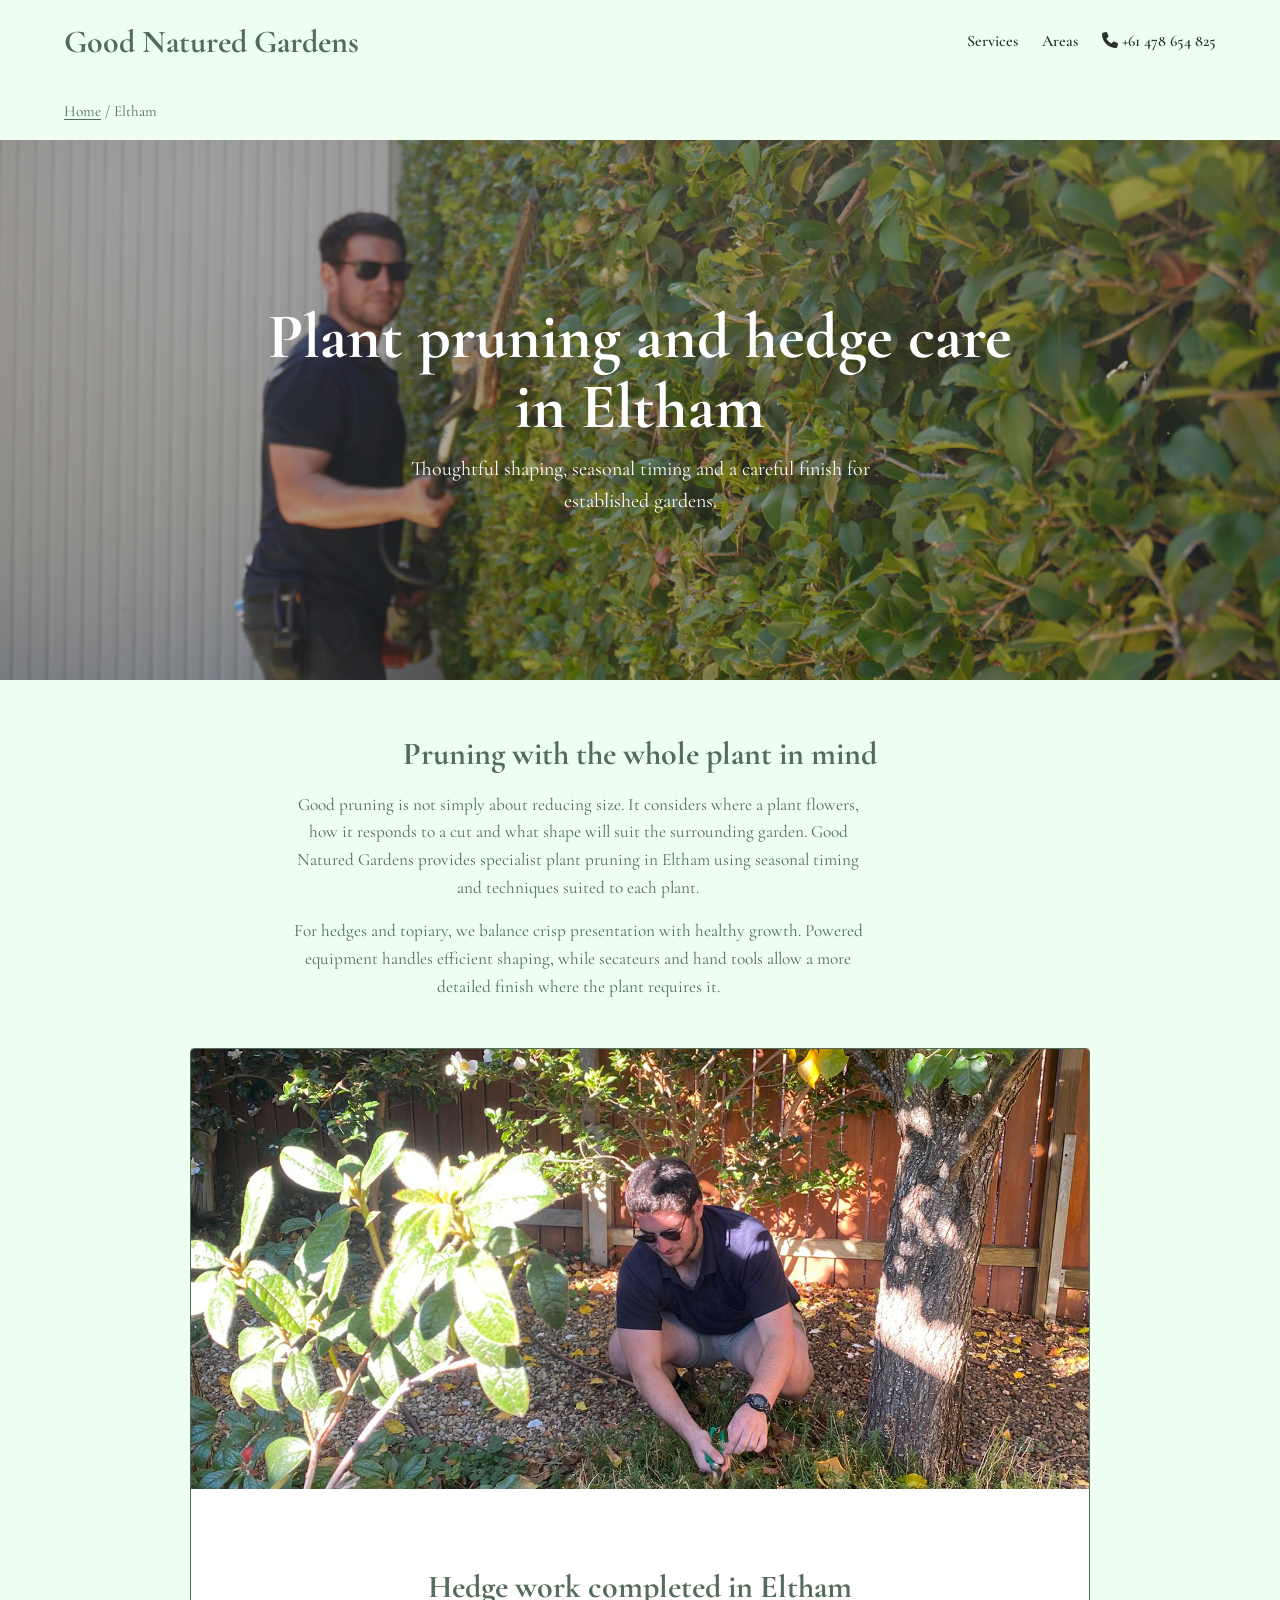
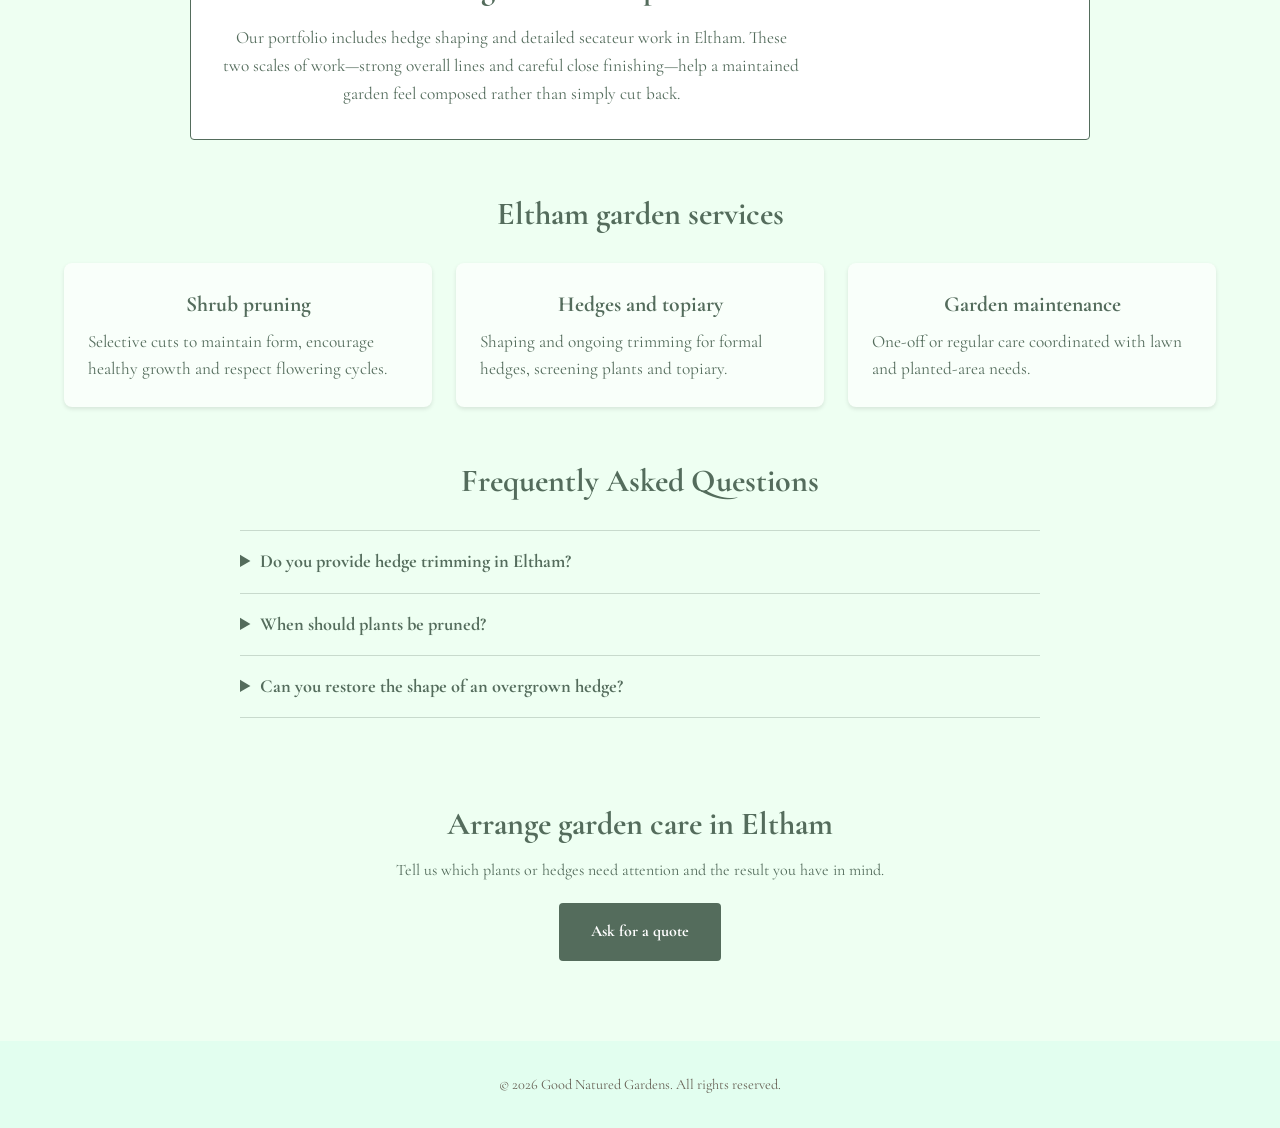
<file: areas/eltham/index.html>
<!DOCTYPE html>
<html lang="en">
<head>
  <meta charset="UTF-8">
  <meta name="viewport" content="width=device-width, initial-scale=1.0">
  <title>Gardener Eltham | Pruning &amp; Hedge Maintenance</title>
  <meta name="description" content="Specialist plant pruning and hedge maintenance in Eltham, with considered seasonal care from experienced Melbourne gardeners. Request a quote.">
  <link rel="canonical" href="https://www.goodnaturedgardens.com.au/areas/eltham/">
  <meta property="og:type" content="website">
  <meta property="og:title" content="Gardener Eltham | Good Natured Gardens">
  <meta property="og:description" content="Specialist plant pruning, detailed hedge work and garden maintenance in Eltham.">
  <meta property="og:url" content="https://www.goodnaturedgardens.com.au/areas/eltham/">
  <meta property="og:image" content="https://www.goodnaturedgardens.com.au/assets/hedging-2.JPG">
  <link rel="apple-touch-icon" sizes="180x180" href="../../favicon_io/apple-touch-icon.png">
  <link rel="icon" type="image/png" sizes="32x32" href="../../favicon_io/favicon-32x32.png">
  <link rel="preconnect" href="https://fonts.gstatic.com" crossorigin>
  <link href="https://fonts.googleapis.com/css2?family=Cormorant+Garamond:wght@400;600;700&amp;family=Dancing+Script:wght@400;700&amp;display=swap" rel="stylesheet">
  <link rel="stylesheet" href="https://cdnjs.cloudflare.com/ajax/libs/font-awesome/6.4.0/css/all.min.css">
  <link rel="stylesheet" href="../../styles.css?v=20260911-2">
  <script type="application/ld+json">
  {
    "@context": "https://schema.org",
    "@graph": [
      { "@type": "WebPage", "@id": "https://www.goodnaturedgardens.com.au/areas/eltham/#page", "url": "https://www.goodnaturedgardens.com.au/areas/eltham/", "name": "Gardener Eltham", "description": "Specialist plant pruning and hedge maintenance in Eltham." },
      { "@type": "Service", "name": "Plant pruning and hedge maintenance in Eltham", "provider": { "@id": "https://www.goodnaturedgardens.com.au/#business" }, "areaServed": { "@type": "Place", "name": "Eltham, Victoria" }, "serviceType": ["Specialist plant pruning", "Hedge trimming", "Topiary", "Garden maintenance"] },
      { "@type": "FAQPage", "mainEntity": [
        { "@type": "Question", "name": "Do you provide hedge trimming in Eltham?", "acceptedAnswer": { "@type": "Answer", "text": "Yes. Good Natured Gardens provides hedge trimming and detailed finishing work in Eltham, including shaping with hand tools where appropriate." } },
        { "@type": "Question", "name": "When should plants be pruned?", "acceptedAnswer": { "@type": "Answer", "text": "Timing depends on the plant species, flowering cycle and desired result. Good Natured Gardens plans pruning around the needs of each plant rather than using one schedule for everything." } },
        { "@type": "Question", "name": "Can you restore the shape of an overgrown hedge?", "acceptedAnswer": { "@type": "Answer", "text": "Often, yes. The safest approach depends on the hedge species, condition and how far it can be reduced without compromising healthy growth." } }
      ] }
    ]
  }
  </script>
</head>
<body class="area-page">
  <header class="main-header"><div class="container header-content"><div class="logo"><a class="site-name" href="../../">Good Natured Gardens</a></div><nav class="main-nav" aria-label="Main navigation"><ul><li><a href="../../#services">Services</a></li><li><a href="../../#areas">Areas</a></li><li><a href="tel:+61478654825"><i class="fas fa-phone" aria-hidden="true"></i> +61 478 654 825</a></li></ul></nav></div></header>
  <nav class="breadcrumb container" aria-label="Breadcrumb"><a href="../../">Home</a> / Eltham</nav>
  <main>
    <section class="area-hero eltham-hero"><div class="container area-hero-content"><h1>Plant pruning and hedge care in Eltham</h1><p>Thoughtful shaping, seasonal timing and a careful finish for established gardens.</p></div></section>
    <div class="area-content container">
      <section aria-labelledby="eltham-care-heading"><h2 id="eltham-care-heading">Pruning with the whole plant in mind</h2><p>Good pruning is not simply about reducing size. It considers where a plant flowers, how it responds to a cut and what shape will suit the surrounding garden. Good Natured Gardens provides specialist plant pruning in Eltham using seasonal timing and techniques suited to each plant.</p><p>For hedges and topiary, we balance crisp presentation with healthy growth. Powered equipment handles efficient shaping, while secateurs and hand tools allow a more detailed finish where the plant requires it.</p></section>
      <section class="local-proof" aria-labelledby="eltham-proof-heading"><div><h2 id="eltham-proof-heading">Hedge work completed in Eltham</h2><p>Our portfolio includes hedge shaping and detailed secateur work in Eltham. These two scales of work—strong overall lines and careful close finishing—help a maintained garden feel composed rather than simply cut back.</p></div><img src="../../assets/secateurs.jpg" alt="Detailed pruning with secateurs by Good Natured Gardens in Eltham"></section>
      <section aria-labelledby="eltham-services-heading"><h2 id="eltham-services-heading">Eltham garden services</h2><div class="local-services"><article><h3>Shrub pruning</h3><p>Selective cuts to maintain form, encourage healthy growth and respect flowering cycles.</p></article><article><h3>Hedges and topiary</h3><p>Shaping and ongoing trimming for formal hedges, screening plants and topiary.</p></article><article><h3>Garden maintenance</h3><p>One-off or regular care coordinated with lawn and planted-area needs.</p></article></div></section>
    </div>
    <section class="faq-section container" aria-labelledby="faq-heading"><h2 id="faq-heading">Frequently Asked Questions</h2><div class="faq-list"><details><summary>Do you provide hedge trimming in Eltham?</summary><p>Yes. We provide hedge trimming and detailed finishing work in Eltham, including shaping with hand tools where appropriate.</p></details><details><summary>When should plants be pruned?</summary><p>Timing depends on the species, flowering cycle and desired result. We plan pruning around each plant rather than using one schedule for everything.</p></details><details><summary>Can you restore the shape of an overgrown hedge?</summary><p>Often, yes. The safest approach depends on the hedge species, condition and how far it can be reduced without compromising healthy growth.</p></details></div></section>
    <section class="quote-band container"><h2>Arrange garden care in Eltham</h2><p>Tell us which plants or hedges need attention and the result you have in mind.</p><a class="button-link" href="../../#contactForm">Ask for a quote</a></section>
  </main>
  <footer class="main-footer"><div class="container footer-content"><p>© 2026 Good Natured Gardens. All rights reserved.</p></div></footer>
</body>
</html>
</file>
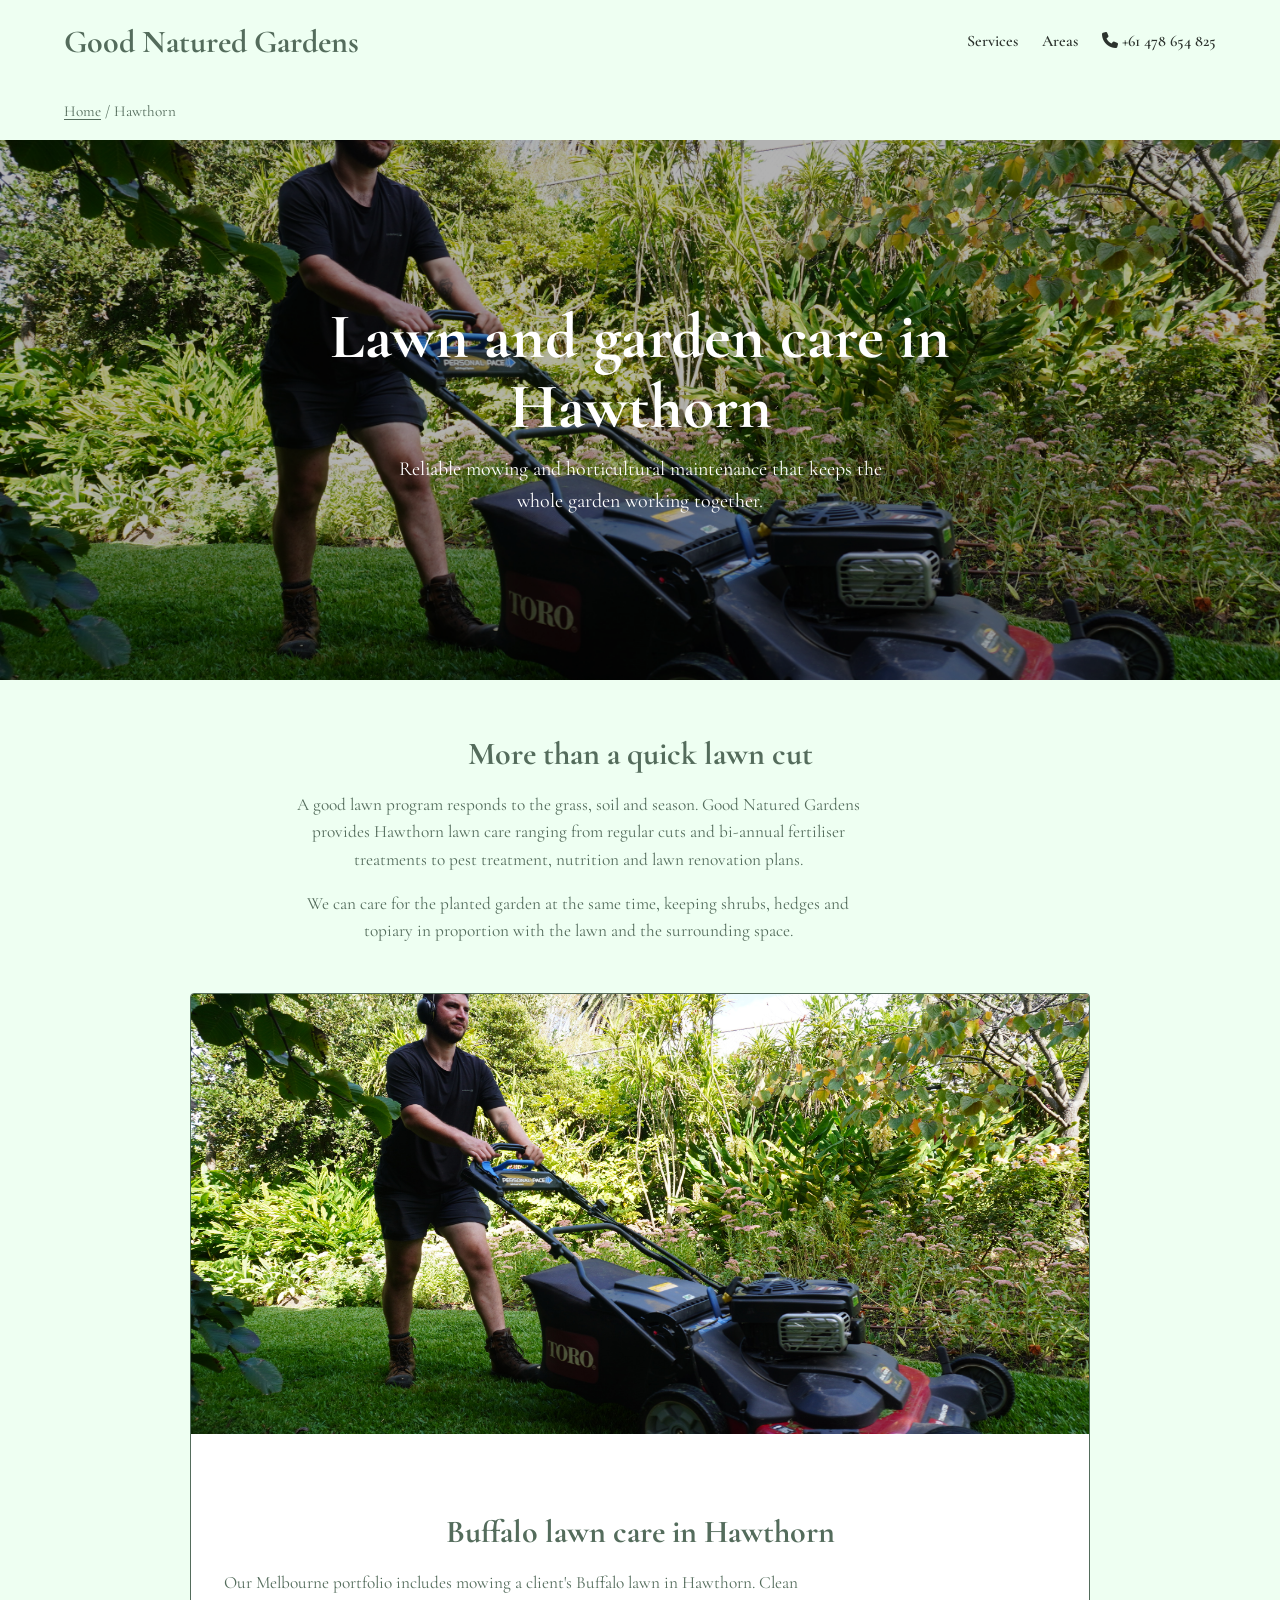
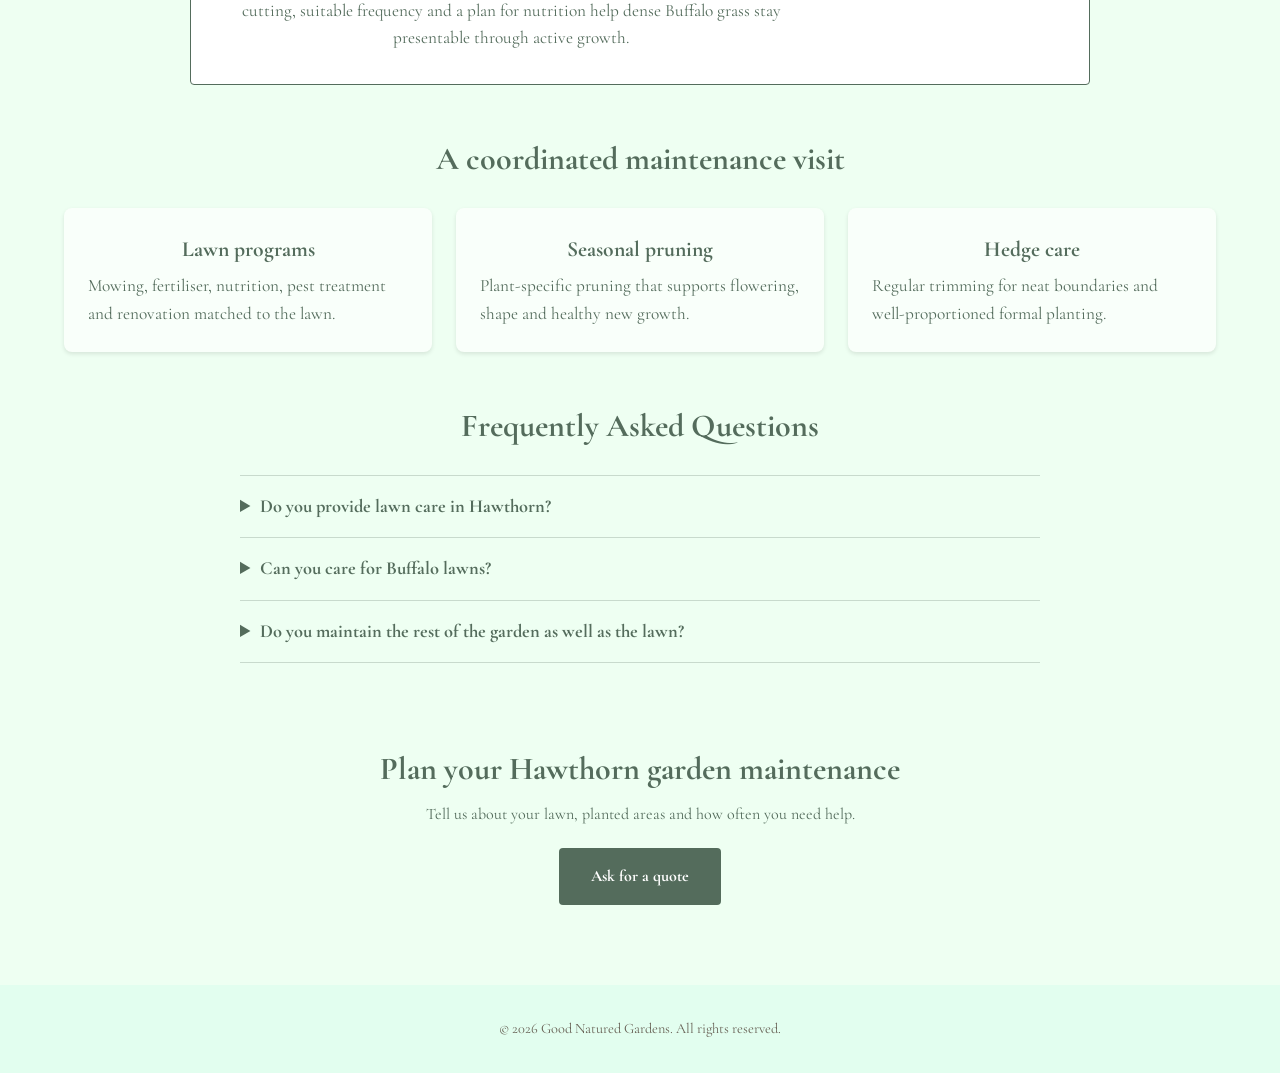
<file: areas/hawthorn/index.html>
<!DOCTYPE html>
<html lang="en">
<head>
  <meta charset="UTF-8">
  <meta name="viewport" content="width=device-width, initial-scale=1.0">
  <title>Gardener Hawthorn | Lawn &amp; Garden Care</title>
  <meta name="description" content="Lawn care and garden maintenance in Hawthorn, including mowing, nutrition plans, specialist pruning, hedges and topiary. Request a quote.">
  <link rel="canonical" href="https://www.goodnaturedgardens.com.au/areas/hawthorn/">
  <meta property="og:type" content="website">
  <meta property="og:title" content="Gardener Hawthorn | Good Natured Gardens">
  <meta property="og:description" content="Tailored lawn care and considered garden maintenance for Hawthorn homes.">
  <meta property="og:url" content="https://www.goodnaturedgardens.com.au/areas/hawthorn/">
  <meta property="og:image" content="https://www.goodnaturedgardens.com.au/assets/mowing.JPG">
  <link rel="apple-touch-icon" sizes="180x180" href="../../favicon_io/apple-touch-icon.png">
  <link rel="icon" type="image/png" sizes="32x32" href="../../favicon_io/favicon-32x32.png">
  <link rel="preconnect" href="https://fonts.gstatic.com" crossorigin>
  <link href="https://fonts.googleapis.com/css2?family=Cormorant+Garamond:wght@400;600;700&amp;family=Dancing+Script:wght@400;700&amp;display=swap" rel="stylesheet">
  <link rel="stylesheet" href="https://cdnjs.cloudflare.com/ajax/libs/font-awesome/6.4.0/css/all.min.css">
  <link rel="stylesheet" href="../../styles.css?v=20260911-2">
  <script type="application/ld+json">
  {
    "@context": "https://schema.org",
    "@graph": [
      {
        "@type": "WebPage",
        "@id": "https://www.goodnaturedgardens.com.au/areas/hawthorn/#page",
        "url": "https://www.goodnaturedgardens.com.au/areas/hawthorn/",
        "name": "Gardener Hawthorn",
        "description": "Lawn care and garden maintenance in Hawthorn, including mowing, nutrition plans, specialist pruning, hedges and topiary."
      },
      {
        "@type": "Service",
        "name": "Lawn care and garden maintenance in Hawthorn",
        "provider": { "@id": "https://www.goodnaturedgardens.com.au/#business" },
        "areaServed": { "@type": "Place", "name": "Hawthorn, Victoria" },
        "serviceType": ["Lawn mowing", "Lawn care", "Garden maintenance", "Plant pruning"]
      },
      {
        "@type": "FAQPage",
        "mainEntity": [
          { "@type": "Question", "name": "Do you provide lawn care in Hawthorn?", "acceptedAnswer": { "@type": "Answer", "text": "Yes. Good Natured Gardens provides lawn mowing and tailored lawn care in Hawthorn, from regular cutting and fertiliser treatments to renovation plans." } },
          { "@type": "Question", "name": "Can you care for Buffalo lawns?", "acceptedAnswer": { "@type": "Answer", "text": "Yes. Good Natured Gardens has maintained Buffalo lawn for a Hawthorn client and can recommend care based on the lawn's condition." } },
          { "@type": "Question", "name": "Do you maintain the rest of the garden as well as the lawn?", "acceptedAnswer": { "@type": "Answer", "text": "Yes. Services also include specialist plant pruning, hedge trimming and topiary, so lawn and planted areas can be maintained together." } }
        ]
      }
    ]
  }
  </script>
</head>
<body class="area-page">
  <header class="main-header"><div class="container header-content"><div class="logo"><a class="site-name" href="../../">Good Natured Gardens</a></div><nav class="main-nav" aria-label="Main navigation"><ul><li><a href="../../#services">Services</a></li><li><a href="../../#areas">Areas</a></li><li><a href="tel:+61478654825"><i class="fas fa-phone" aria-hidden="true"></i> +61 478 654 825</a></li></ul></nav></div></header>
  <nav class="breadcrumb container" aria-label="Breadcrumb"><a href="../../">Home</a> / Hawthorn</nav>
  <main>
    <section class="area-hero hawthorn-hero"><div class="container area-hero-content"><h1>Lawn and garden care in Hawthorn</h1><p>Reliable mowing and horticultural maintenance that keeps the whole garden working together.</p></div></section>
    <div class="area-content container">
      <section aria-labelledby="hawthorn-care-heading"><h2 id="hawthorn-care-heading">More than a quick lawn cut</h2><p>A good lawn program responds to the grass, soil and season. Good Natured Gardens provides Hawthorn lawn care ranging from regular cuts and bi-annual fertiliser treatments to pest treatment, nutrition and lawn renovation plans.</p><p>We can care for the planted garden at the same time, keeping shrubs, hedges and topiary in proportion with the lawn and the surrounding space.</p></section>
      <section class="local-proof" aria-labelledby="hawthorn-proof-heading"><div><h2 id="hawthorn-proof-heading">Buffalo lawn care in Hawthorn</h2><p>Our Melbourne portfolio includes mowing a client's Buffalo lawn in Hawthorn. Clean cutting, suitable frequency and a plan for nutrition help dense Buffalo grass stay presentable through active growth.</p></div><img src="../../assets/mowing.JPG" alt="Freshly mown Buffalo lawn maintained by Good Natured Gardens in Hawthorn"></section>
      <section aria-labelledby="hawthorn-services-heading"><h2 id="hawthorn-services-heading">A coordinated maintenance visit</h2><div class="local-services"><article><h3>Lawn programs</h3><p>Mowing, fertiliser, nutrition, pest treatment and renovation matched to the lawn.</p></article><article><h3>Seasonal pruning</h3><p>Plant-specific pruning that supports flowering, shape and healthy new growth.</p></article><article><h3>Hedge care</h3><p>Regular trimming for neat boundaries and well-proportioned formal planting.</p></article></div></section>
    </div>
    <section class="faq-section container" aria-labelledby="faq-heading"><h2 id="faq-heading">Frequently Asked Questions</h2><div class="faq-list"><details><summary>Do you provide lawn care in Hawthorn?</summary><p>Yes. We provide lawn mowing and tailored care in Hawthorn, from regular cutting and fertiliser treatments to renovation plans.</p></details><details><summary>Can you care for Buffalo lawns?</summary><p>Yes. We have maintained Buffalo lawn for a Hawthorn client and can recommend care based on your lawn's condition.</p></details><details><summary>Do you maintain the rest of the garden as well as the lawn?</summary><p>Yes. We also provide specialist plant pruning, hedge trimming and topiary, so lawn and planted areas can be maintained together.</p></details></div></section>
    <section class="quote-band container"><h2>Plan your Hawthorn garden maintenance</h2><p>Tell us about your lawn, planted areas and how often you need help.</p><a class="button-link" href="../../#contactForm">Ask for a quote</a></section>
  </main>
  <footer class="main-footer"><div class="container footer-content"><p>© 2026 Good Natured Gardens. All rights reserved.</p></div></footer>
</body>
</html>
</file>
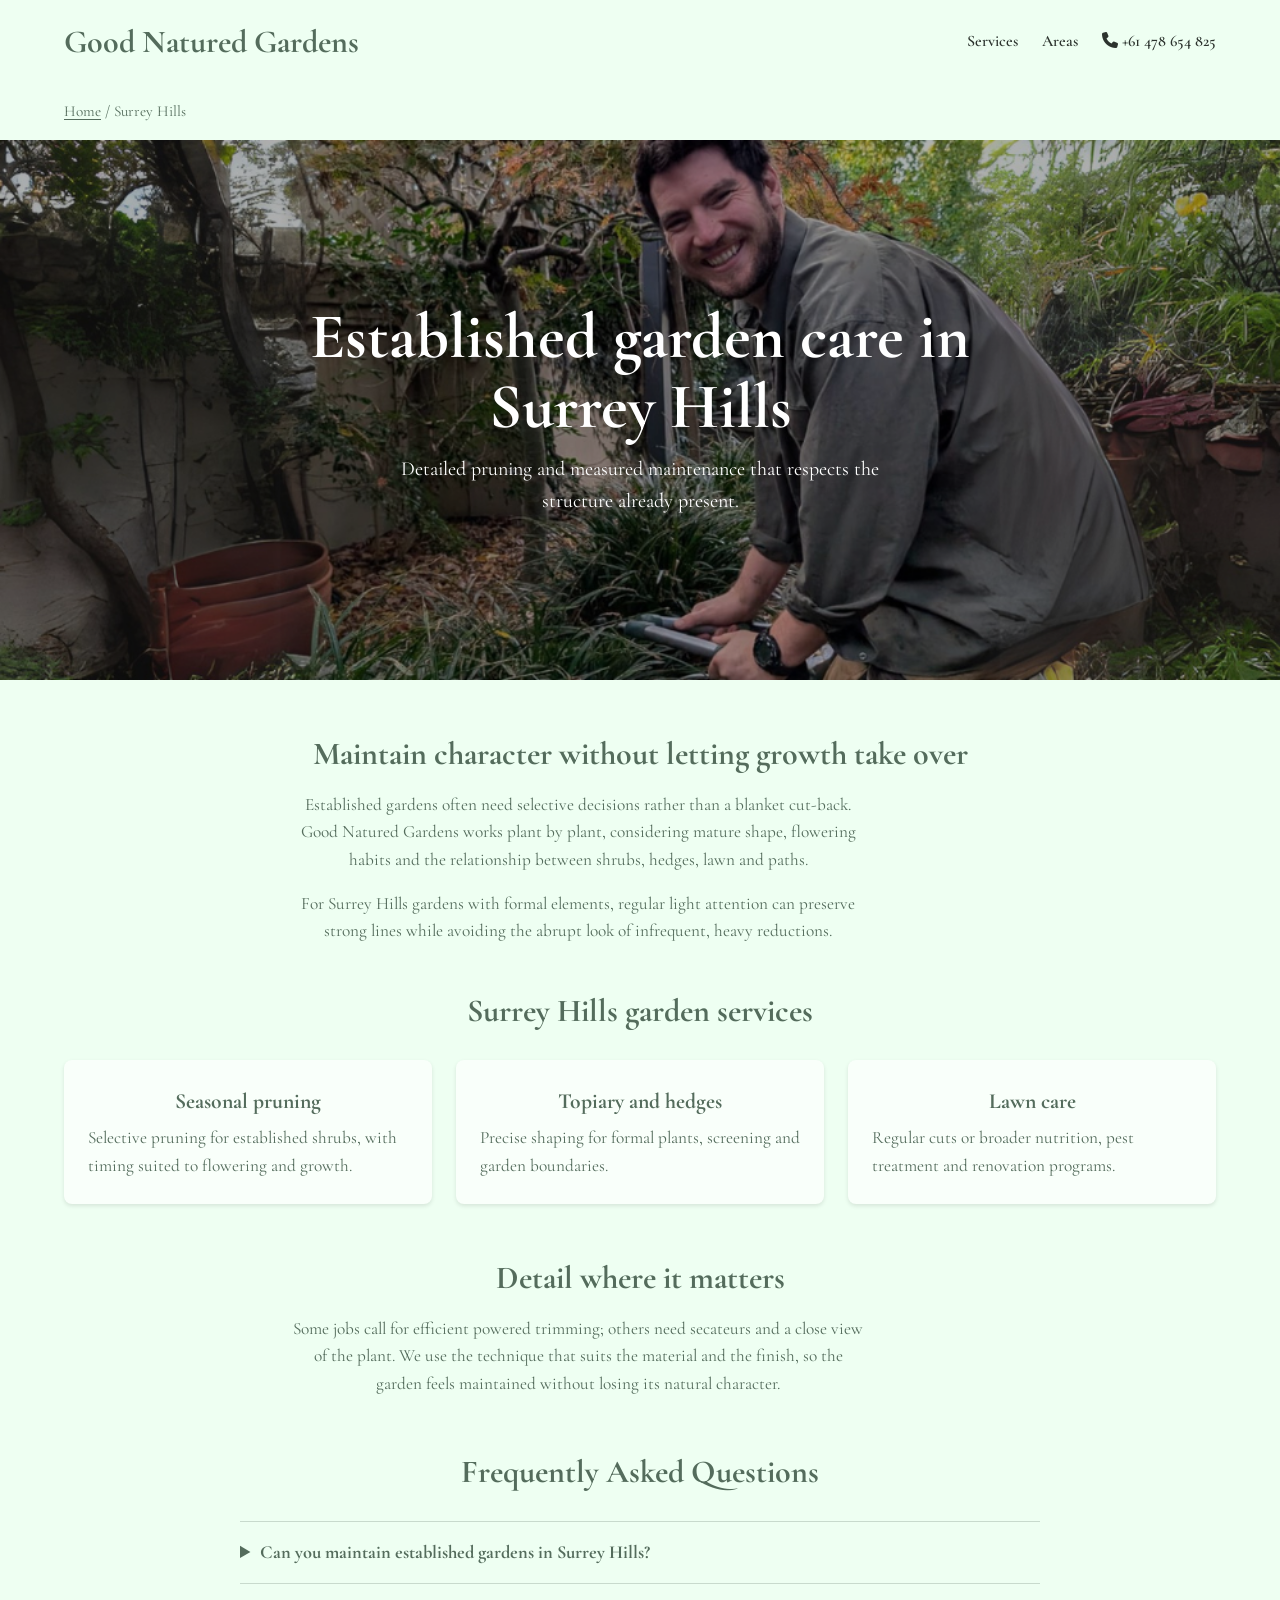
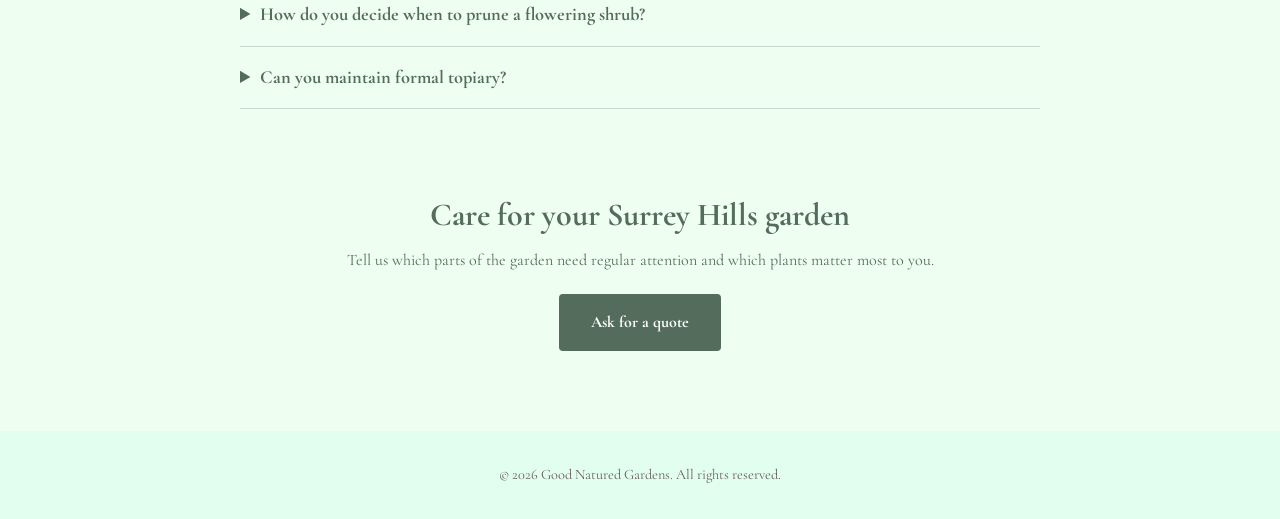
<file: areas/surrey-hills/index.html>
<!DOCTYPE html>
<html lang="en">
<head>
  <meta charset="UTF-8">
  <meta name="viewport" content="width=device-width, initial-scale=1.0">
  <title>Gardener Surrey Hills | Established Garden Care</title>
  <meta name="description" content="Garden maintenance in Surrey Hills for established shrubs, formal hedges, topiary and lawns. Thoughtful seasonal care and specialist pruning.">
  <link rel="canonical" href="https://www.goodnaturedgardens.com.au/areas/surrey-hills/">
  <meta property="og:type" content="website">
  <meta property="og:title" content="Gardener Surrey Hills | Good Natured Gardens">
  <meta property="og:description" content="Considered pruning and maintenance for established Surrey Hills gardens.">
  <meta property="og:url" content="https://www.goodnaturedgardens.com.au/areas/surrey-hills/">
  <meta property="og:image" content="https://www.goodnaturedgardens.com.au/assets/secateurs-1.png">
  <link rel="apple-touch-icon" sizes="180x180" href="../../favicon_io/apple-touch-icon.png">
  <link rel="icon" type="image/png" sizes="32x32" href="../../favicon_io/favicon-32x32.png">
  <link rel="preconnect" href="https://fonts.gstatic.com" crossorigin>
  <link href="https://fonts.googleapis.com/css2?family=Cormorant+Garamond:wght@400;600;700&amp;family=Dancing+Script:wght@400;700&amp;display=swap" rel="stylesheet">
  <link rel="stylesheet" href="https://cdnjs.cloudflare.com/ajax/libs/font-awesome/6.4.0/css/all.min.css">
  <link rel="stylesheet" href="../../styles.css?v=20260911-2">
  <script type="application/ld+json">
  {
    "@context": "https://schema.org",
    "@graph": [
      { "@type": "WebPage", "@id": "https://www.goodnaturedgardens.com.au/areas/surrey-hills/#page", "url": "https://www.goodnaturedgardens.com.au/areas/surrey-hills/", "name": "Gardener Surrey Hills", "description": "Garden maintenance for established shrubs, hedges, topiary and lawns in Surrey Hills." },
      { "@type": "Service", "name": "Established garden maintenance in Surrey Hills", "provider": { "@id": "https://www.goodnaturedgardens.com.au/#business" }, "areaServed": { "@type": "Place", "name": "Surrey Hills, Victoria" }, "serviceType": ["Specialist plant pruning", "Topiary", "Hedge maintenance", "Lawn care"] },
      { "@type": "FAQPage", "mainEntity": [
        { "@type": "Question", "name": "Can you maintain established gardens in Surrey Hills?", "acceptedAnswer": { "@type": "Answer", "text": "Yes. Good Natured Gardens can coordinate pruning, hedge and topiary care, and lawn maintenance for established gardens in Surrey Hills." } },
        { "@type": "Question", "name": "How do you decide when to prune a flowering shrub?", "acceptedAnswer": { "@type": "Answer", "text": "Pruning timing depends on the plant species and whether it flowers on old or new growth. Good Natured Gardens considers the flowering cycle before recommending when to prune." } },
        { "@type": "Question", "name": "Can you maintain formal topiary?", "acceptedAnswer": { "@type": "Answer", "text": "Yes. Good Natured Gardens provides detailed topiary shaping and ongoing trimming to preserve a clear form and even growth." } }
      ] }
    ]
  }
  </script>
</head>
<body class="area-page">
  <header class="main-header"><div class="container header-content"><div class="logo"><a class="site-name" href="../../">Good Natured Gardens</a></div><nav class="main-nav" aria-label="Main navigation"><ul><li><a href="../../#services">Services</a></li><li><a href="../../#areas">Areas</a></li><li><a href="tel:+61478654825"><i class="fas fa-phone" aria-hidden="true"></i> +61 478 654 825</a></li></ul></nav></div></header>
  <nav class="breadcrumb container" aria-label="Breadcrumb"><a href="../../">Home</a> / Surrey Hills</nav>
  <main>
    <section class="area-hero surrey-hills-hero"><div class="container area-hero-content"><h1>Established garden care in Surrey Hills</h1><p>Detailed pruning and measured maintenance that respects the structure already present.</p></div></section>
    <div class="area-content container">
      <section aria-labelledby="surrey-care-heading"><h2 id="surrey-care-heading">Maintain character without letting growth take over</h2><p>Established gardens often need selective decisions rather than a blanket cut-back. Good Natured Gardens works plant by plant, considering mature shape, flowering habits and the relationship between shrubs, hedges, lawn and paths.</p><p>For Surrey Hills gardens with formal elements, regular light attention can preserve strong lines while avoiding the abrupt look of infrequent, heavy reductions.</p></section>
      <section aria-labelledby="surrey-services-heading"><h2 id="surrey-services-heading">Surrey Hills garden services</h2><div class="local-services"><article><h3>Seasonal pruning</h3><p>Selective pruning for established shrubs, with timing suited to flowering and growth.</p></article><article><h3>Topiary and hedges</h3><p>Precise shaping for formal plants, screening and garden boundaries.</p></article><article><h3>Lawn care</h3><p>Regular cuts or broader nutrition, pest treatment and renovation programs.</p></article></div></section>
      <section aria-labelledby="surrey-detail-heading"><h2 id="surrey-detail-heading">Detail where it matters</h2><p>Some jobs call for efficient powered trimming; others need secateurs and a close view of the plant. We use the technique that suits the material and the finish, so the garden feels maintained without losing its natural character.</p></section>
    </div>
    <section class="faq-section container" aria-labelledby="faq-heading"><h2 id="faq-heading">Frequently Asked Questions</h2><div class="faq-list"><details><summary>Can you maintain established gardens in Surrey Hills?</summary><p>Yes. We can coordinate pruning, hedge and topiary care, and lawn maintenance for established gardens in Surrey Hills.</p></details><details><summary>How do you decide when to prune a flowering shrub?</summary><p>Timing depends on the plant species and whether it flowers on old or new growth. We consider the flowering cycle before recommending when to prune.</p></details><details><summary>Can you maintain formal topiary?</summary><p>Yes. We provide detailed topiary shaping and ongoing trimming to preserve a clear form and even growth.</p></details></div></section>
    <section class="quote-band container"><h2>Care for your Surrey Hills garden</h2><p>Tell us which parts of the garden need regular attention and which plants matter most to you.</p><a class="button-link" href="../../#contactForm">Ask for a quote</a></section>
  </main>
  <footer class="main-footer"><div class="container footer-content"><p>© 2026 Good Natured Gardens. All rights reserved.</p></div></footer>
</body>
</html>
</file>
<file: styles.css>
:root {
  --primary: #546c5c;
  --background: #eefff2;
  --background-light: #f9fffa;
  --white: #fff;
}

/* ---------------------------
   BASIC RESET & GLOBAL STYLES
---------------------------- */
* {
  margin: 0;
  padding: 0;
  box-sizing: border-box;
}

html, body {
  font-family: 'Cormorant Garamond', serif;
  background-color: var(--background); /* Light off-white background */
  color: var(--primary); /* Dark gray/brown for text */
  line-height: 1.6;
}

img {
  max-width: 100%;
  display: block;
}

/* Container utility */
.container {
  width: 90%;
  max-width: 1200px;
  margin: 0 auto;
}

/* ---------------------------
   HEADER / NAVIGATION
---------------------------- */
.main-header {
  background-color: var(--background);
  padding: 1rem 0;
}

.header-content {
  display: flex;
  justify-content: space-between;
  align-items: center;
}

.logo h1,
.logo .site-name {
  font-size: 2rem;
  font-weight: 700;
}

.logo a {
  color: inherit;
  text-decoration: none;
}

.main-nav ul {
  list-style: none;
  display: flex;
  gap: 1.5rem;
}

.main-nav a {
  text-decoration: none;
  color: #2C332E;
  font-weight: 600;
  transition: color 0.3s;
}

.main-nav a:hover {
  color: #8A8166; /* Slight hover color */
}

.main-nav a:focus-visible,
.logo a:focus-visible,
.area-links a:focus-visible,
.button-link:focus-visible,
.breadcrumb a:focus-visible {
  outline: 3px solid #8A8166;
  outline-offset: 4px;
}

.hero {
  position: relative;
  height: 60vh;
  background: url("assets/main.jpeg") top/cover no-repeat;
  display: flex;
  align-items: center;
  justify-content: center;
  margin-bottom: 2rem;
}

.hero-overlay {
  position: absolute;
  top: 0; left: 0;
  width: 100%; height: 100%;
  background-color: rgba(0, 0, 0, 0.3);
}

.hero-content {
  position: relative;
  text-align: center;
  color: var(--white);
}

.tagline {
  font-family: 'Dancing Script', cursive;
  font-size: 3rem;
  font-weight: 700;
}

/* ---------------------------
   STATS SECTION
---------------------------- */
.stats-section {
  margin: 2rem auto;
  text-align: center;
}

.stats-section h2 {
  font-size: 2rem;
  margin-bottom: 2rem;
}

.stats-grid {
  display: flex;
  justify-content: space-around;
  text-align: center;
}

.stat-item h3 {
  font-size: 2rem;
  margin-bottom: 0.25rem;
}

.stat-item p {
  font-size: 1rem;
  color: var(--primary);
}


/* ---------------------------
   CAROUSEL SECTION
   ------------------------- */

   .carousel-section {
    padding: 2rem 0;
  }
  
  .carousel {
    position: relative;
    overflow: hidden;
    max-width: 1200px; /* Or your desired maximum width */
    margin: 0 auto;
}

.carousel-container {
  position: relative;
  width: 100%;
  max-height: 800px;
  aspect-ratio: 3/2;
}
  
.carousel-track {
  display: flex;
  transition: transform 0.5s ease-in-out;
  height: 100%;
}
.carousel-slide {
  flex: 0 0 100%;
  height: 100%;
  display: flex;
  flex-direction: column;
}

.carousel-slide img {
  width: 100%;
  height: calc(100% - 3rem); /* Subtract space for the heading */
  object-fit: cover;
}

.carousel-slide h3 {
  margin-top: 0.5rem;
  font-family: 'Cormorant Garamond', serif;
  min-height: 2.5rem; /* Reserved space for the heading */
  text-align: center;
}
  .carousel-button {
    position: absolute;
    top: 50%;
    transform: translateY(-50%);
    background: rgba(255, 255, 255, 0.7);
    border: none;
    padding: 1rem;
    cursor: pointer;
    z-index: 10;
  }
  
  .carousel-button.prev {
    left: 1rem;
  }
  
  .carousel-button.next {
    right: 1rem;
  }
  
  .carousel-dots {
    display: flex;
    justify-content: center;
    gap: 0.5rem;
    margin-top: 1rem;
  }
  
  .dot {
    width: 10px;
    height: 10px;
    border-radius: 50%;
    background: #ccc;
    cursor: pointer;
  }
  
  .dot.active {
    background: #333;
  }
  

/* ---------------------------
   INTRO TEXT
---------------------------- */
.intro-text {
  margin: 2rem auto;
  font-size: 1.2rem;
  max-width: 700px;
  text-align: center;
}

/* ---------------------------
   SERVICES SECTION
---------------------------- */
.services-section {
  margin: 2rem auto;
  padding: 0 1rem;
}

.services-section h2 {
  text-align: center;
  font-size: 2rem;
  margin-bottom: 1rem;
}

.services-grid {
  display: flex;
  flex-wrap: wrap;
  justify-content: center;
  gap: 2rem;
  margin-top: 2rem;
}

.service-item {
  flex: 1 1 300px;
  max-width: 400px;
  background: var(--background-light);
  padding: 1.5rem;
  border-radius: 8px;
  box-shadow: 0 2px 4px rgba(0,0,0,0.1);
}

.service-item h4 {
  margin-top: 0;
  margin-bottom: 1rem;
  font-weight: 600;
  font-size: 1.25rem;
  text-align: center;
  color: var(--primary);
}

.service-item p {
  line-height: 1.6;
  color: #666;
}

@media (max-width: 768px) {
  .services-grid {
    gap: 1.5rem;
  }
  
  .service-item {
    padding: 1rem;
  }
}.contact-section {
  padding: 1rem 0;
  text-align: center;
}

.contact-section h2 {
  font-family: 'Cormorant Garamond', serif;
  font-size: 2rem;
  margin-bottom: 2rem;
}

.contact-form {
  max-width: 600px;
  margin: 0 auto;
}

.form-group {
  margin-bottom: 1.5rem;
}

.contact-form input,
.contact-form textarea {
  width: 100%;
  padding: 1rem;
  border: 1px solid rgba(84, 108, 92, 0.1);
  /*border: none;*/
  border-radius: 4px;
  font-family: inherit;
  font-size: 1rem;
}

.contact-form textarea {
  min-height: 150px;
  resize: vertical;
}

.submit-btn {
  background-color: var(--primary);
  color: white;
  padding: 1rem 2rem;
  border: none;
  border-radius: 4px;
  font-family: 'Cormorant Garamond', serif;
  font-size: 1.1rem;
  cursor: pointer;
  transition: background-color 0.3s ease;
}

.submit-btn:hover {
  background-color: #444;
}


/* ---------------------------
   TESTIMONIAL SECTION
---------------------------- */
.testimonial-section {
  margin: 3rem auto;
  display: flex;
  justify-content: center;
}

.testimonial-card {
  background-color: #fff;
  border: 1px solid var(--primary);
  padding: 2rem;
  max-width: 600px;
  text-align: center;
  border-radius: 4px;
}

.testimonial-img {
  border-radius: 50%;
  margin-bottom: 1rem;
}

.testimonial-card blockquote {
  font-style: italic;
  margin-bottom: 1rem;
}

.testimonial-author {
  font-weight: 600;
  margin-bottom: 0.5rem;
}

.testimonial-rating {
  color: #FFA500; /* Star color (orange/gold) */
}

/* ---------------------------
   FAQ SECTION
---------------------------- */
.location-section {
  max-width: 800px;
  margin: 4rem auto 3rem;
  padding: 2rem;
  background: var(--background-light);
  border-left: 4px solid var(--primary);
}

.location-section h2 {
  font-size: 2rem;
  margin-bottom: 1rem;
}

.location-section p {
  margin-bottom: 1rem;
  font-size: 1.1rem;
}

.service-areas-section {
  max-width: 1100px;
  margin: 3rem auto 4rem;
}

.service-areas-section h2 {
  font-size: 2rem;
  text-align: center;
}

.service-areas-section > p {
  margin: 0.5rem auto 2rem;
  text-align: center;
}

.area-links {
  display: grid;
  grid-template-columns: repeat(3, minmax(0, 1fr));
  gap: 1.5rem;
}

.area-links a {
  display: flex;
  min-height: 150px;
  flex-direction: column;
  justify-content: center;
  gap: 0.6rem;
  padding: 1.5rem;
  background: var(--background-light);
  border-top: 4px solid var(--primary);
  border-radius: 8px;
  box-shadow: 0 2px 4px rgba(0, 0, 0, 0.1);
  color: var(--primary);
  text-decoration: none;
}

.area-links span {
  font-size: 1.5rem;
  font-weight: 700;
  line-height: 1.2;
}

.area-links small {
  color: #4f5a53;
  font-size: 1rem;
  line-height: 1.5;
}

.area-links a:hover {
  background: var(--white);
  box-shadow: 0 4px 10px rgba(44, 51, 46, 0.14);
}

.area-links a:hover span {
  text-decoration-thickness: 1px;
  text-decoration-line: underline;
  text-underline-offset: 0.2em;
}

.text-link,
.faq-list a {
  color: var(--primary);
  font-weight: 700;
  text-underline-offset: 0.2em;
}

.faq-section {
  margin: 3rem auto;
  max-width: 800px;
}

.faq-section h2 {
  font-size: 2rem;
  margin-bottom: 1.5rem;
  text-align: center;
}

.faq-list {
  border-top: 1px solid rgba(84, 108, 92, 0.25);
}

.faq-list details {
  border-bottom: 1px solid rgba(84, 108, 92, 0.25);
  padding: 1rem 0;
}

.faq-list summary {
  font-size: 1.15rem;
  font-weight: 700;
  cursor: pointer;
}

.faq-list p {
  max-width: 70ch;
  margin: 0.75rem 1.25rem 0 0;
  color: #4f5a53;
}

.text-link:focus-visible,
.faq-list a:focus-visible,
.faq-list summary:focus-visible {
  outline: 3px solid #8A8166;
  outline-offset: 4px;
}

@media (max-width: 768px) {
  .header-content {
    align-items: flex-start;
    flex-direction: column;
    gap: 0.75rem;
  }

  .main-nav ul {
    flex-wrap: wrap;
    gap: 0.6rem 1rem;
  }

  .location-section {
    margin-top: 3rem;
    padding: 1.5rem;
  }

  .area-links {
    grid-template-columns: repeat(2, minmax(0, 1fr));
  }
}

@media (max-width: 520px) {
  .area-links {
    grid-template-columns: 1fr;
    gap: 1rem;
  }

  .area-links a {
    min-height: 0;
  }
}

/* ---------------------------
   LOCAL SERVICE PAGES
---------------------------- */
.area-page .main-header {
  border-bottom: none;
}

.breadcrumb {
  max-width: 1200px;
  margin: 1rem auto;
  font-size: 0.95rem;
}

.breadcrumb a {
  color: var(--primary);
  text-underline-offset: 0.2em;
}

.area-hero {
  position: relative;
  height: 60vh;
  display: flex;
  align-items: center;
  justify-content: center;
  background-position: center;
  background-size: cover;
  color: var(--white);
  margin-bottom: 2rem;
}

.blackburn-north-hero {
  background-image: url("assets/main.jpeg");
}

.hawthorn-hero {
  background-image: url("assets/mowing.JPG");
}

.eltham-hero {
  background-image: url("assets/hedging-2.JPG");
}

.donvale-hero {
  background-image: url("assets/main.jpeg");
}

.surrey-hills-hero {
  background-image: url("assets/secateurs-1.png");
}

.camberwell-hero {
  background-image: url("assets/main.jpeg");
}

.area-hero::before {
  content: "";
  position: absolute;
  inset: 0;
  background: rgba(0, 0, 0, 0.3);
}

.area-hero-content {
  position: relative;
  max-width: 1200px;
  padding: 2rem 0;
  text-align: center;
}

.area-hero h1 {
  max-width: 24ch;
  margin: 0 auto;
  font-size: clamp(2.5rem, 5vw, 4rem);
  line-height: 1.08;
}

.area-hero p {
  max-width: 52ch;
  margin: 0.75rem auto 0;
  font-size: 1.25rem;
}

.area-content {
  max-width: 700px;
  margin: 3rem auto;
  text-align: center;
}

.area-content h2 {
  margin: 2.5rem 0 0.75rem;
  font-size: 2rem;
}

.area-content h3 {
  margin-bottom: 0.35rem;
  font-size: 1.35rem;
}

.area-content p,
.area-content li {
  max-width: 72ch;
  font-size: 1.08rem;
}

.area-content p + p {
  margin-top: 1rem;
}

.local-services {
  display: grid;
  grid-template-columns: repeat(3, 1fr);
  gap: 1.5rem;
  width: min(90vw, 1200px);
  margin: 1.5rem 50% 3rem;
  transform: translateX(-50%);
}

.local-services article {
  padding: 1.5rem;
  background: var(--background-light);
  border-radius: 8px;
  box-shadow: 0 2px 4px rgba(0, 0, 0, 0.1);
  text-align: left;
}

.local-services h3 {
  text-align: center;
}

.local-proof {
  display: flex;
  flex-direction: column-reverse;
  width: min(90vw, 900px);
  margin: 3rem 50%;
  transform: translateX(-50%);
  overflow: hidden;
  background: var(--white);
  border: 1px solid var(--primary);
  border-radius: 4px;
}

.local-proof > div {
  padding: 2rem;
}

.local-proof img {
  width: 100%;
  height: min(52vw, 440px);
  object-fit: cover;
}

.quote-band {
  margin: 4rem auto;
  padding: 1rem 0;
  max-width: 700px;
  background: transparent;
  color: var(--primary);
  text-align: center;
}

.quote-band h2 {
  font-size: 2rem;
}

.quote-band p {
  margin: 0.5rem auto 1.25rem;
}

.button-link {
  display: inline-block;
  padding: 1rem 2rem;
  background: var(--primary);
  color: var(--white);
  border-radius: 4px;
  font-weight: 700;
  text-decoration: none;
}

.button-link:hover {
  background: #444;
}

.area-page .faq-section {
  margin-bottom: 4rem;
}

@media (max-width: 768px) {
  .area-hero {
    height: 54vh;
  }

  .area-hero-content {
    padding: 1.5rem 0;
  }

  .area-hero h1 {
    font-size: clamp(2.35rem, 11vw, 3.25rem);
  }

  .local-services {
    grid-template-columns: 1fr;
  }

  .local-proof > div {
    padding: 1.5rem;
  }

  .local-proof img {
    height: 65vw;
  }

  .quote-band {
    width: 90%;
  }
}

/* ---------------------------
   FOUNDER SECTION
---------------------------- */
.founder-section {
  margin: 3rem auto;
  text-align: center;
}

.founder-section h3 {
  font-size: 1.75rem;
  margin-bottom: 1rem;
}

/* ---------------------------
   FOOTER
---------------------------- */
.main-footer {
  background-color: #E2FEEF;
  padding: 2rem 0;
  margin-top: 3rem;
}

.footer-content {
  display: flex;
  flex-direction: column;
  align-items: center;
  gap: 0.5rem;
  font-size: 0.9rem;
  color: #686256;
}

.social-links a {
  color: #686256;
  margin: 0 0.5rem;
  text-decoration: none;
}

.social-links a:hover {
  color: #8A8166;
}


/* Form submission styles */
.hidden {
  display: none !important;
}

.spinner {
  display: inline-block;
  width: 20px;
  height: 20px;
  border: 3px solid rgba(255,255,255,0.3);
  border-radius: 50%;
  border-top-color: #fff;
  animation: spin 1s ease-in-out infinite;
  margin-left: 10px;
  vertical-align: middle;
}

@keyframes spin {
  to { transform: rotate(360deg); }
}

#thank-you-message {
  text-align: center;
  padding: 30px;
}

.submit-btn:disabled {
  opacity: 0.7;
  cursor: not-allowed;
}
</file>
